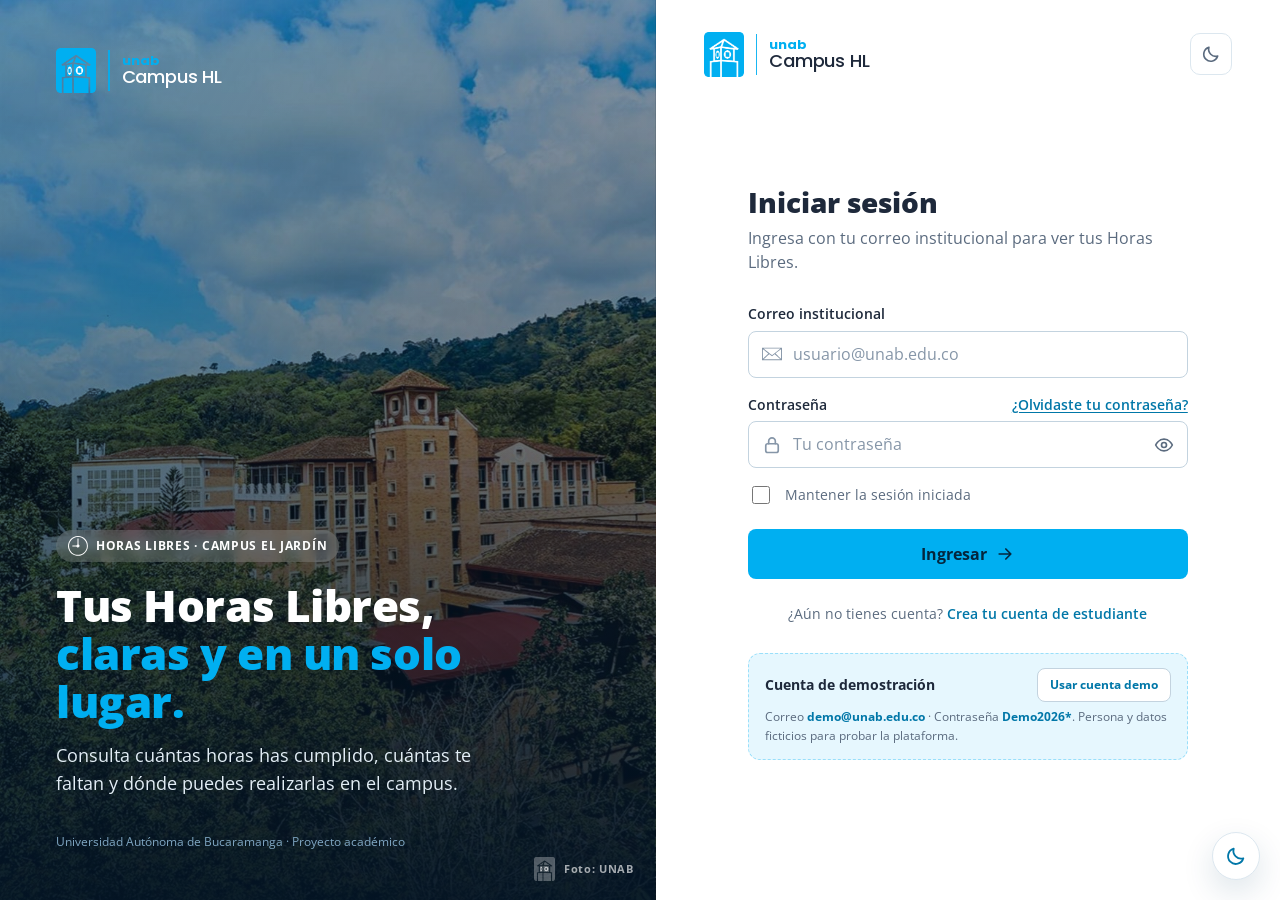
<file: unab-campus-hl/index.html>
<!DOCTYPE html>
<html lang="es">
<head>
  <meta charset="UTF-8">
  <meta name="viewport" content="width=device-width, initial-scale=1.0">
  <title>Iniciar sesión · UNAB Campus HL</title>
  <meta name="description" content="UNAB Campus HL: consulta y gestiona tus Horas Libres en la Universidad Autónoma de Bucaramanga.">
  <link rel="icon" href="assets/img/unab/favicon.png" type="image/png">
  <link rel="apple-touch-icon" href="assets/img/unab/isotipo-azul-192.png">
  <link rel="preconnect" href="https://fonts.googleapis.com">
  <link rel="preconnect" href="https://fonts.gstatic.com" crossorigin>
  <link rel="stylesheet" href="https://fonts.googleapis.com/css2?family=Open+Sans:wght@400;500;600;700;800&family=Poppins:wght@400;500;600;700&display=swap">
  <link rel="stylesheet" href="css/variables.css">
  <link rel="stylesheet" href="css/base.css">
  <link rel="stylesheet" href="css/components.css">
  <link rel="stylesheet" href="css/layout.css">
  <link rel="stylesheet" href="css/pages.css">
  <script src="js/theme.js"></script>
</head>
<body>
  <a class="skip-link" href="#loginForm">Ir al formulario de ingreso</a>

  <div class="auth">
    <!-- Panel de marca -->
    <section class="auth-brand" aria-label="Presentación de UNAB Campus HL" data-photo="assets/img/fotos/campus-jardin.jpg" data-photo-pos="center 70%">
      <a class="brand-lockup dark" href="index.html" aria-label="UNAB Campus HL">
        <img class="brand-iso" src="assets/img/unab/isotipo-azul.png" alt="" width="40" height="45">
        <span class="brand-sep" aria-hidden="true"></span>
        <span class="brand-words"><b>unab</b><strong>Campus HL</strong></span>
      </a>
      <div class="auth-pattern" data-pattern="4x6"></div>
      <div class="auth-hero">
        <span class="eyebrow" data-icon="clock">Horas Libres · Campus El Jardín</span>
        <h1>Tus Horas Libres, <span>claras y en un solo lugar.</span></h1>
        <p>Consulta cuántas horas has cumplido, cuántas te faltan y dónde puedes realizarlas en el campus.</p>
        <ul class="auth-features">
          <li><span class="kpi-icon" data-icon="trending"></span>Avance de Horas Libres en tiempo real</li>
          <li><span class="kpi-icon" data-icon="pin"></span>Lugares del campus con cupos disponibles</li>
          <li><span class="kpi-icon" data-icon="calendar"></span>Sugerencias según tu horario de clases</li>
        </ul>
      </div>
      <footer>Universidad Autónoma de Bucaramanga · Proyecto académico</footer>
    </section>

    <!-- Formulario -->
    <main class="auth-panel" id="main">
      <div class="auth-panel-top">
        <a class="brand-lockup light mobile-brand" href="index.html" aria-label="UNAB Campus HL">
          <img class="brand-iso" src="assets/img/unab/isotipo-azul.png" alt="" width="40" height="45">
          <span class="brand-sep" aria-hidden="true"></span>
          <span class="brand-words"><b>unab</b><strong>Campus HL</strong></span>
        </a>
        <span></span>
        <button class="icon-btn" type="button" data-theme-toggle></button>
      </div>

      <div class="auth-form-wrap">
        <h2>Iniciar sesión</h2>
        <p>Ingresa con tu correo institucional para ver tus Horas Libres.</p>

        <div id="formAlert" role="alert"></div>

        <form id="loginForm" novalidate>
          <div class="field">
            <label for="correo">Correo institucional</label>
            <div class="input-group">
              <span class="input-icon" data-icon="mail"></span>
              <input class="input" type="email" id="correo" name="correo" autocomplete="username" placeholder="usuario@unab.edu.co" required aria-describedby="correoError">
            </div>
            <span class="field-error" id="correoError"></span>
          </div>

          <div class="field">
            <div class="row-between">
              <label for="password">Contraseña</label>
              <button type="button" class="link-btn small" id="forgotBtn">¿Olvidaste tu contraseña?</button>
            </div>
            <div class="input-group">
              <span class="input-icon" data-icon="lock"></span>
              <input class="input" type="password" id="password" name="password" autocomplete="current-password" placeholder="Tu contraseña" required aria-describedby="passwordError">
              <button type="button" class="input-action" data-toggle-password="password" aria-label="Mostrar contraseña" aria-pressed="false"></button>
            </div>
            <span class="field-error" id="passwordError"></span>
          </div>

          <div class="row-between" style="margin-bottom:22px">
            <label class="checkbox"><input type="checkbox" id="remember" name="remember"> Mantener la sesión iniciada</label>
          </div>

          <button class="btn btn-primary btn-lg btn-block" type="submit" id="submitBtn">Ingresar <span data-icon="arrowRight"></span></button>
        </form>

        <p class="auth-switch">¿Aún no tienes cuenta? <a href="registro.html">Crea tu cuenta de estudiante</a></p>

        <div class="demo-box" id="demoBox">
          <div class="row-between">
            <strong class="small">Cuenta de demostración</strong>
            <button type="button" class="btn btn-sm btn-outline" id="useDemo">Usar cuenta demo</button>
          </div>
          <p class="xsmall muted" style="margin:6px 0 0">Correo <code>demo@unab.edu.co</code> · Contraseña <code>Demo2026*</code>. Persona y datos ficticios para probar la plataforma.</p>
        </div>
      </div>
    </main>
  </div>

  <script src="js/unab-icons.js"></script>
  <script src="js/icons.js"></script>
  <script src="js/config.js"></script>
  <script src="js/utils.js"></script>
  <script src="js/data.js"></script>
  <script src="js/validators.js"></script>
  <script src="js/api.js"></script>
  <script src="js/ui.js"></script>
  <script src="js/pages/login.js"></script>
</body>
</html>
</file>
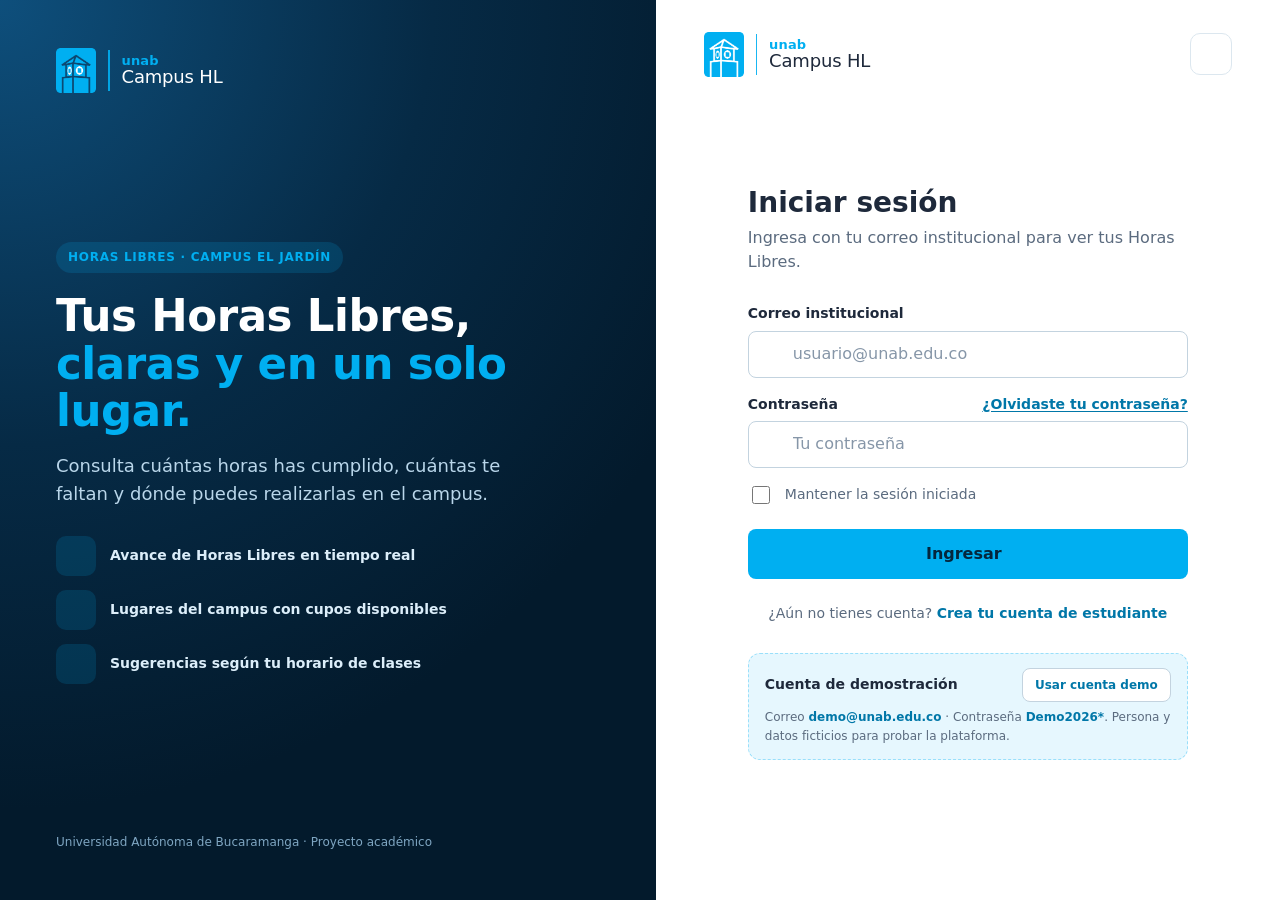
<file: unab-campus-hl/constancia.html>
<!DOCTYPE html>
<html lang="es">
<head>
  <meta charset="UTF-8">
  <meta name="viewport" content="width=device-width, initial-scale=1.0">
  <title>Constancia de Horas Libres · UNAB Campus HL</title>
  <meta name="description" content="Constancia imprimible de Horas Libres cumplidas y pendientes.">
  <link rel="icon" href="assets/img/unab/favicon.png" type="image/png">
  <link rel="apple-touch-icon" href="assets/img/unab/isotipo-azul-192.png">
  <link rel="preconnect" href="https://fonts.googleapis.com">
  <link rel="preconnect" href="https://fonts.gstatic.com" crossorigin>
  <link rel="stylesheet" href="https://fonts.googleapis.com/css2?family=Open+Sans:wght@400;500;600;700;800&family=Poppins:wght@400;500;600;700&display=swap">
  <link rel="stylesheet" href="css/variables.css">
  <link rel="stylesheet" href="css/base.css">
  <link rel="stylesheet" href="css/components.css">
  <link rel="stylesheet" href="css/layout.css">
  <link rel="stylesheet" href="css/pages.css">
  <link rel="stylesheet" href="css/print.css" media="print">
  <script src="js/theme.js"></script>
</head>
<body class="">
  <a class="skip-link" href="#main">Saltar al contenido principal</a>

  <main id="main" class="content">
    <div class="page-head no-print">
      <div>
        <h1>Constancia de Horas Libres</h1>
        <p>Imprime este resumen o guárdalo como PDF desde el diálogo de impresión del navegador.</p>
      </div>
      <div class="row">
        <a class="btn btn-outline" href="horas-libres.html"><span data-icon="arrowLeft" data-icon-class="icon-sm"></span> Volver</a>
        <button class="btn btn-primary" type="button" id="printBtn"><span data-icon="printer" data-icon-class="icon-sm"></span> Imprimir / Guardar PDF</button>
      </div>
    </div>
    <article class="certificate" id="certificate" aria-label="Vista previa de la constancia"></article>
  </main>

  <script src="js/unab-icons.js"></script>
  <script src="js/icons.js"></script>
  <script src="js/config.js"></script>
  <script src="js/utils.js"></script>
  <script src="js/data.js"></script>
  <script src="js/validators.js"></script>
  <script src="js/api.js"></script>
  <script src="js/ui.js"></script>
  <script src="js/pages/constancia.js"></script>
</body>
</html>
</file>
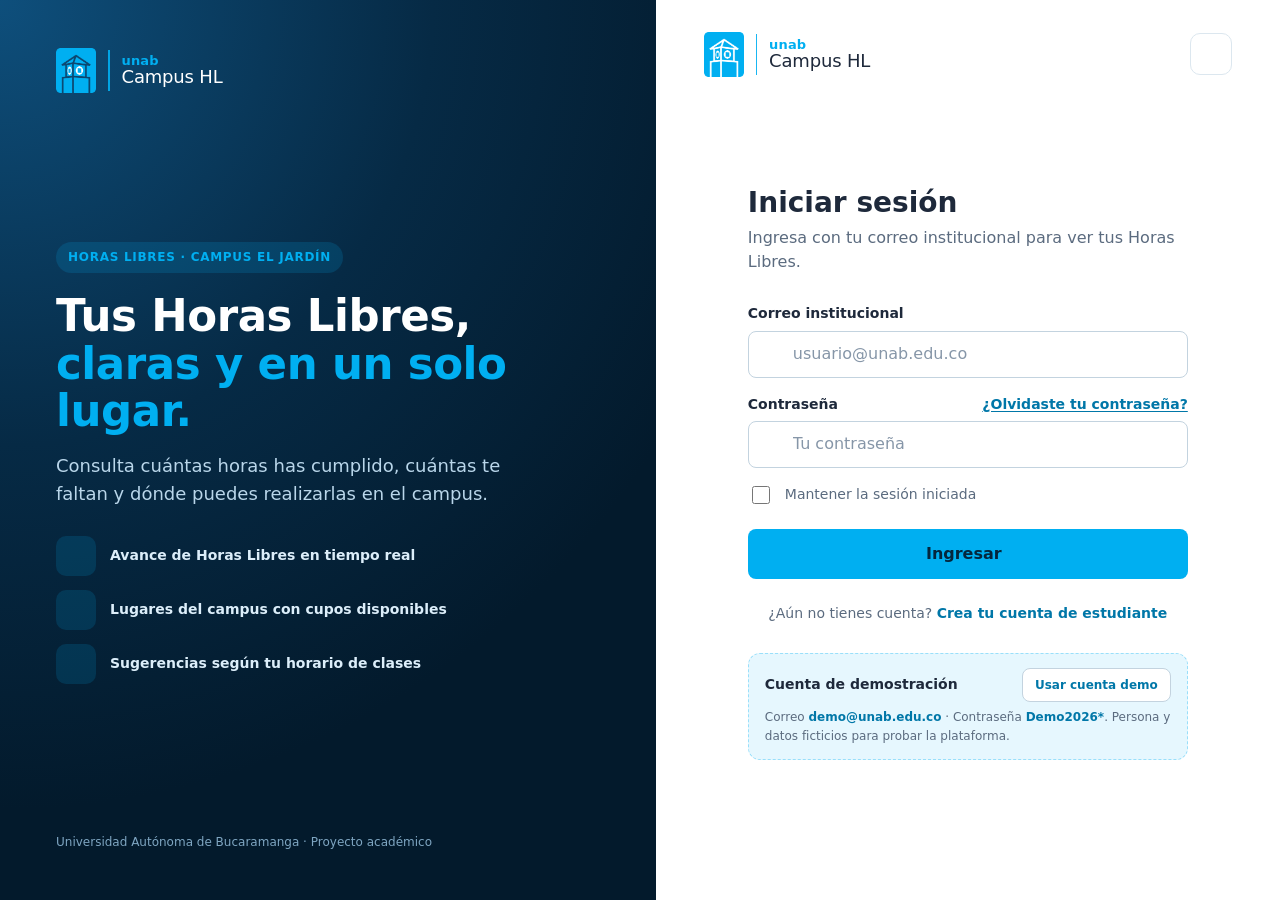
<file: unab-campus-hl/cronograma.html>
<!DOCTYPE html>
<html lang="es">
<head>
  <meta charset="UTF-8">
  <meta name="viewport" content="width=device-width, initial-scale=1.0">
  <title>Agenda de actividades · UNAB Campus HL</title>
  <meta name="description" content="Cronograma de actividades de Bienestar Universitario válidas por Horas Libres.">
  <link rel="icon" href="assets/img/unab/favicon.png" type="image/png">
  <link rel="apple-touch-icon" href="assets/img/unab/isotipo-azul-192.png">
  <link rel="preconnect" href="https://fonts.googleapis.com">
  <link rel="preconnect" href="https://fonts.gstatic.com" crossorigin>
  <link rel="stylesheet" href="https://fonts.googleapis.com/css2?family=Open+Sans:wght@400;500;600;700;800&family=Poppins:wght@400;500;600;700&display=swap">
  <link rel="stylesheet" href="css/variables.css">
  <link rel="stylesheet" href="css/base.css">
  <link rel="stylesheet" href="css/components.css">
  <link rel="stylesheet" href="css/layout.css">
  <link rel="stylesheet" href="css/pages.css">
  <script src="js/theme.js"></script>
</head>
<body class="">
  <a class="skip-link" href="#main">Saltar al contenido principal</a>

  <main id="main" class="content">
    <div class="page-head photo-banner" data-photo="assets/img/fotos/feria-bienestar.jpg" data-photo-pos="center 40%">
      <span class="photo-tag">Bienestar Universitario</span>
      <div>
        <p class="crumbs">Apoyo académico <span>›</span> Bienestar Universitario <span>›</span> Horas libres</p>
        <h1>Agenda de actividades</h1>
        <p>Cronograma de actividades de Bienestar válidas por Horas Libres. Inscríbete, asiste y responde la encuesta.</p>
      </div>
      <a class="btn btn-outline" href="mis-lugares.html"><span data-icon="listCheck" data-icon-class="icon-sm"></span> Mis inscripciones</a>
    </div>

    <div class="alert"><span data-icon="info" data-icon-class="icon-sm"></span><span>Las actividades con la etiqueta <strong>Actividad real UNAB</strong> se basan en eventos publicados por Bienestar Universitario (nombre, lugar y horas libres; enlace a la fuente). Las fechas se reorganizaron en el calendario actual para la demostración. Las marcadas <strong>Ejemplo</strong> son ilustrativas.</span></div>

    <section class="card filters" aria-label="Búsqueda y filtros de la agenda">
      <div class="toolbar">
        <div class="input-group grow">
          <span class="input-icon" data-icon="search"></span>
          <label for="aSearch" class="sr-only">Buscar actividad</label>
          <input class="input" id="aSearch" type="search" placeholder="Buscar actividad o lugar (ej.: cine, yoga, donación)…" autocomplete="off">
        </div>
        <label for="aMod" class="sr-only">Modalidad</label>
        <select class="select toolbar-select" id="aMod">
          <option value="">Presencial y virtual</option>
          <option value="presencial">Solo presencial</option>
          <option value="virtual">Solo virtual</option>
        </select>
        <label class="checkbox toggle-cupos"><input type="checkbox" id="aCupos"> Solo con cupos</label>
      </div>
      <div class="row-between filters-bottom">
        <div class="chips" id="aCats" role="group" aria-label="Filtrar por tipo de actividad"></div>
        <span class="small muted" id="aCount" aria-live="polite"></span>
      </div>
    </section>

    <div class="grid grid-main agenda-grid">
      <section class="card" aria-labelledby="wkLabel">
        <div class="week-nav">
          <button class="icon-btn" type="button" id="wkPrev" aria-label="Semana anterior"><span data-icon="chevronRight" data-icon-class="icon flip"></span></button>
          <div class="week-label"><h2 id="wkLabel"></h2><span class="xsmall muted" id="wkSub"></span></div>
          <button class="icon-btn" type="button" id="wkNext" aria-label="Semana siguiente"><span data-icon="chevronRight"></span></button>
          <button class="btn btn-sm btn-ghost" type="button" id="wkToday">Hoy</button>
        </div>
        <div id="agendaDays" class="agenda-days" aria-live="polite"></div>
      </section>

      <div class="stack">
        <section class="card" aria-labelledby="calTitle">
          <h2 id="calTitle" class="card-title-sm"></h2>
          <div id="miniCal" class="mini-cal"></div>
        </section>
        <section class="card how-card" aria-labelledby="howTitle">
          <h2 id="howTitle" class="card-title-sm">¿Cómo se registran mis horas?</h2>
          <ol class="how-steps">
            <li><b>1</b><span><strong>Inscríbete</strong> en la actividad (se descuenta un cupo).</span></li>
            <li><b>2</b><span><strong>Presencial:</strong> genera tu código QR y preséntalo al ingresar. <strong>Virtual:</strong> pulsa “Confirmar asistencia”.</span></li>
            <li><b>3</b><span>Responde la <strong>encuesta de satisfacción</strong> (6 preguntas).</span></li>
            <li><b>4</b><span>La actividad queda <strong>Completada</strong> y las horas se suman a tu avance.</span></li>
          </ol>
          <a class="small" id="howLink" target="_blank" rel="noopener">Proceso oficial en MiPortalU (UNAB) ↗</a>
        </section>
      </div>
    </div>
  </main>

  <script src="js/unab-icons.js"></script>
  <script src="js/icons.js"></script>
  <script src="js/config.js"></script>
  <script src="js/utils.js"></script>
  <script src="js/data.js"></script>
  <script src="js/validators.js"></script>
  <script src="js/api.js"></script>
  <script src="js/ui.js"></script>
  <script src="js/places-ui.js"></script>
  <script src="js/pages/cronograma.js"></script>
</body>
</html>
</file>
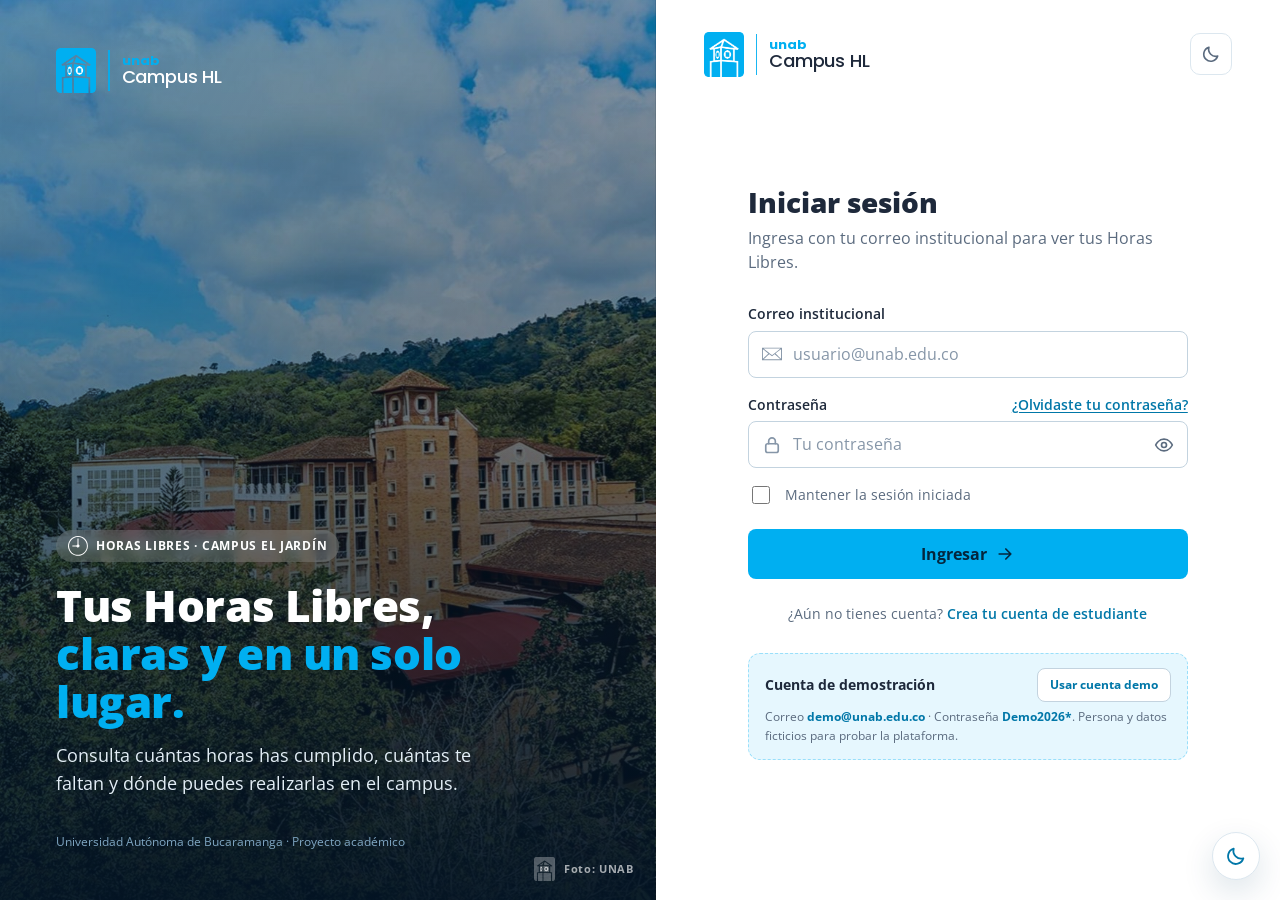
<file: unab-campus-hl/horario.html>
<!DOCTYPE html>
<html lang="es">
<head>
  <meta charset="UTF-8">
  <meta name="viewport" content="width=device-width, initial-scale=1.0">
  <title>Horario semanal · UNAB Campus HL</title>
  <meta name="description" content="Horario semanal del estudiante con espacios libres y sugerencias de Horas Libres.">
  <link rel="icon" href="assets/img/unab/favicon.png" type="image/png">
  <link rel="apple-touch-icon" href="assets/img/unab/isotipo-azul-192.png">
  <link rel="preconnect" href="https://fonts.googleapis.com">
  <link rel="preconnect" href="https://fonts.gstatic.com" crossorigin>
  <link rel="stylesheet" href="https://fonts.googleapis.com/css2?family=Open+Sans:wght@400;500;600;700;800&family=Poppins:wght@400;500;600;700&display=swap">
  <link rel="stylesheet" href="css/variables.css">
  <link rel="stylesheet" href="css/base.css">
  <link rel="stylesheet" href="css/components.css">
  <link rel="stylesheet" href="css/layout.css">
  <link rel="stylesheet" href="css/pages.css">
  <script src="js/theme.js"></script>
</head>
<body class="">
  <a class="skip-link" href="#main">Saltar al contenido principal</a>

  <main id="main" class="content">
    <div class="page-head photo-banner" data-photo="assets/img/fotos/espacio-aprendizaje.jpg" data-photo-pos="center 40%">
      <span class="photo-tag">Organiza tu semana</span>
      <div>
        <h1>Horario semanal</h1>
        <p>Visualiza tus clases y descubre en qué espacios libres puedes realizar Horas Libres.</p>
      </div>
      <div class="row">
        <button class="btn btn-outline" type="button" id="demoClassesBtn"><span data-icon="refresh" data-icon-class="icon-sm"></span> Cargar horario de ejemplo</button>
        <button class="btn btn-primary" type="button" id="addClassBtn"><span data-icon="plus" data-icon-class="icon-sm"></span> Agregar clase</button>
      </div>
    </div>

    <div class="grid">
      <section class="card schedule-card" aria-labelledby="schTitle">
        <div class="row-between" style="margin-bottom:14px">
          <h2 id="schTitle" class="card-title-sm">Semana actual</h2>
          <div class="legend">
            <span><i class="lg-class"></i> Clase</span>
            <span><i class="lg-enroll"></i> Inscripción HL</span>
            <span><i class="lg-free"></i> Espacio libre (≥ 1 h)</span>
          </div>
        </div>
        <div class="schedule-scroll"><div class="schedule" id="schedule" role="grid" aria-label="Horario semanal de lunes a sábado"></div></div>
      </section>
      <div class="grid grid-2">
        <section class="card" aria-labelledby="sgTitle">
          <h2 id="sgTitle" class="card-title-sm">Sugerencias de Horas Libres</h2>
          <p class="card-sub" style="margin-bottom:12px">Actividades de los próximos 7 días que no se cruzan con tus clases ni inscripciones.</p>
          <div id="suggestList" class="suggest-list"></div>
        </section>
        <section class="card" aria-labelledby="clTitle">
          <div class="row-between"><h2 id="clTitle" class="card-title-sm">Mis clases</h2><span class="badge badge-neutral" id="classCount"></span></div>
          <ul class="list" id="classList"></ul>
        </section>
      </div>
    </div>
  </main>

  <script src="js/unab-icons.js"></script>
  <script src="js/icons.js"></script>
  <script src="js/config.js"></script>
  <script src="js/utils.js"></script>
  <script src="js/data.js"></script>
  <script src="js/validators.js"></script>
  <script src="js/api.js"></script>
  <script src="js/ui.js"></script>
  <script src="js/places-ui.js"></script>
  <script src="js/pages/horario.js"></script>
</body>
</html>
</file>
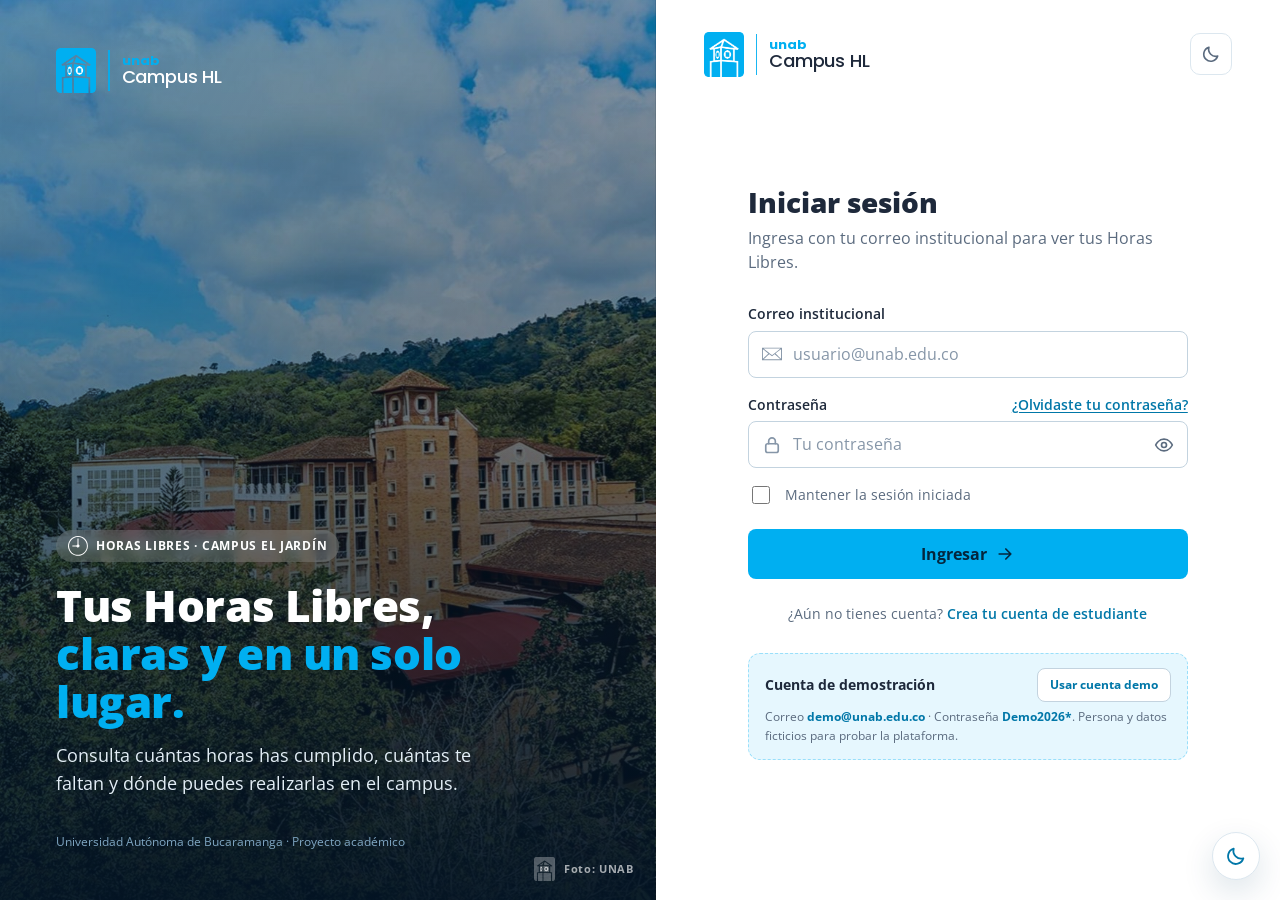
<file: unab-campus-hl/horas-libres.html>
<!DOCTYPE html>
<html lang="es">
<head>
  <meta charset="UTF-8">
  <meta name="viewport" content="width=device-width, initial-scale=1.0">
  <title>Mis Horas Libres · UNAB Campus HL</title>
  <meta name="description" content="Detalle del avance e historial de Horas Libres del estudiante.">
  <link rel="icon" href="assets/img/unab/favicon.png" type="image/png">
  <link rel="apple-touch-icon" href="assets/img/unab/isotipo-azul-192.png">
  <link rel="preconnect" href="https://fonts.googleapis.com">
  <link rel="preconnect" href="https://fonts.gstatic.com" crossorigin>
  <link rel="stylesheet" href="https://fonts.googleapis.com/css2?family=Open+Sans:wght@400;500;600;700;800&family=Poppins:wght@400;500;600;700&display=swap">
  <link rel="stylesheet" href="css/variables.css">
  <link rel="stylesheet" href="css/base.css">
  <link rel="stylesheet" href="css/components.css">
  <link rel="stylesheet" href="css/layout.css">
  <link rel="stylesheet" href="css/pages.css">
  <script src="js/theme.js"></script>
</head>
<body class="">
  <a class="skip-link" href="#main">Saltar al contenido principal</a>

  <main id="main" class="content">
    <div class="page-head photo-banner" data-photo="assets/img/fotos/porras.jpg" data-photo-pos="center 35%">
      <span class="photo-tag">Tu avance</span>
      <div>
        <h1>Mis Horas Libres</h1>
        <p>Consulta tu avance, tu historial y genera tu constancia.</p>
      </div>
      <a class="btn btn-primary" href="constancia.html"><span data-icon="printer" data-icon-class="icon-sm"></span> Generar constancia</a>
    </div>

    <div class="grid grid-main">
      <section class="card" aria-labelledby="avTitle">
        <div class="card-header"><h2 id="avTitle">Avance general</h2><span id="reqBadge"></span></div>
        <div id="hlSummary" class="hl-summary"></div>
        <div class="big-progress">
          <div class="row-between small"><strong id="pctLabel">0% completado</strong><span class="muted" id="leftLabel"></span></div>
          <div class="progress progress-lg" id="bigBar" role="progressbar" aria-valuemin="0" aria-valuemax="100" aria-label="Porcentaje de Horas Libres cumplidas"><div class="progress-bar"></div></div>
          <div class="milestones" aria-hidden="true"><span>0%</span><span>25%</span><span>50%</span><span>75%</span><span>100%</span></div>
        </div>
      </section>
      <section class="card" aria-labelledby="ritTitle">
        <div class="card-header"><h2 id="ritTitle">Tu ritmo</h2></div>
        <ul class="stat-list" id="pace"></ul>
      </section>
    </div>

    <section class="card section-gap" aria-labelledby="histTitle">
      <div class="card-header">
        <div><h2 id="histTitle">Historial de Horas Libres</h2><p class="card-sub" id="histCount"></p></div>
      </div>
      <div class="toolbar">
        <div class="input-group grow">
          <span class="input-icon" data-icon="search"></span>
          <label for="hSearch" class="sr-only">Buscar en el historial</label>
          <input class="input" id="hSearch" type="search" placeholder="Buscar por actividad, lugar o fecha…">
        </div>
        <label for="hPlace" class="sr-only">Filtrar por tipo de actividad</label>
        <select class="select toolbar-select" id="hPlace"><option value="">Todos los tipos</option></select>
        <label for="hPeriod" class="sr-only">Filtrar por periodo</label>
        <select class="select toolbar-select" id="hPeriod">
          <option value="">Todo el periodo</option>
          <option value="30">Últimos 30 días</option>
          <option value="90">Últimos 90 días</option>
        </select>
      </div>
      <div class="table-wrap">
        <table class="table" id="histTable">
          <caption class="sr-only">Historial de Horas Libres obtenidas</caption>
          <thead><tr>
            <th scope="col"><button type="button" data-sort="fecha">Fecha <span class="sort-ind"></span></button></th>
            <th scope="col"><button type="button" data-sort="lugar">Actividad <span class="sort-ind"></span></button></th>
            <th scope="col">Tipo</th>
            <th scope="col">Horario</th>
            <th scope="col" class="text-right"><button type="button" data-sort="horas">Horas <span class="sort-ind"></span></button></th>
          </tr></thead>
          <tbody></tbody>
          <tfoot><tr><td colspan="4">Total de horas mostradas</td><td class="text-right" id="histTotal">0</td></tr></tfoot>
        </table>
      </div>
      <div id="histEmpty" class="empty hidden"></div>
    </section>
  </main>

  <script src="js/unab-icons.js"></script>
  <script src="js/icons.js"></script>
  <script src="js/config.js"></script>
  <script src="js/utils.js"></script>
  <script src="js/data.js"></script>
  <script src="js/validators.js"></script>
  <script src="js/api.js"></script>
  <script src="js/ui.js"></script>
  <script src="js/pages/horas.js"></script>
</body>
</html>
</file>
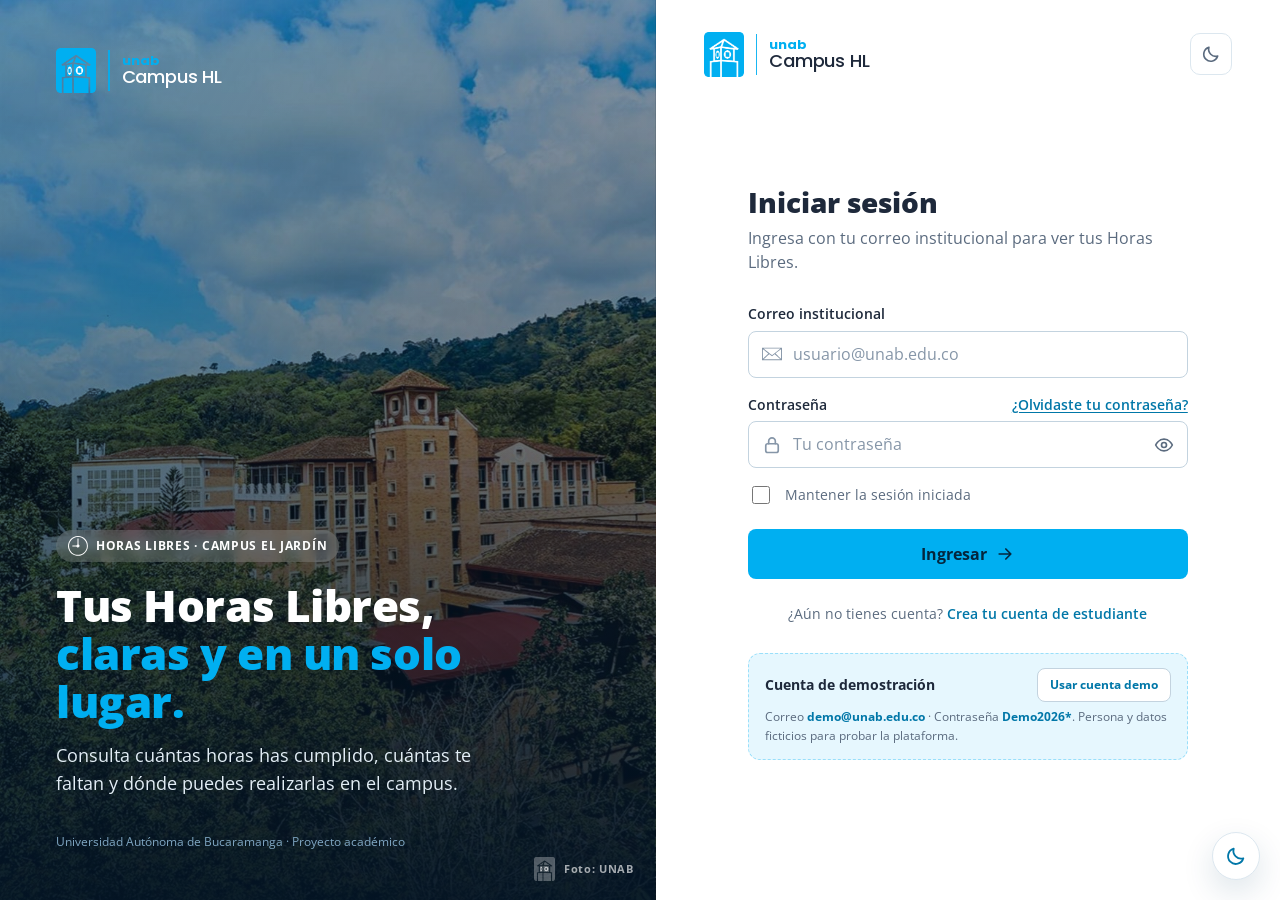
<file: unab-campus-hl/inicio.html>
<!DOCTYPE html>
<html lang="es">
<head>
  <meta charset="UTF-8">
  <meta name="viewport" content="width=device-width, initial-scale=1.0">
  <title>Inicio · UNAB Campus HL</title>
  <meta name="description" content="Panel principal del estudiante: resumen de Horas Libres, agenda de Bienestar y noticias UNAB.">
  <link rel="icon" href="assets/img/unab/favicon.png" type="image/png">
  <link rel="apple-touch-icon" href="assets/img/unab/isotipo-azul-192.png">
  <link rel="preconnect" href="https://fonts.googleapis.com">
  <link rel="preconnect" href="https://fonts.gstatic.com" crossorigin>
  <link rel="stylesheet" href="https://fonts.googleapis.com/css2?family=Open+Sans:wght@400;500;600;700;800&family=Poppins:wght@400;500;600;700&display=swap">
  <link rel="stylesheet" href="css/variables.css">
  <link rel="stylesheet" href="css/base.css">
  <link rel="stylesheet" href="css/components.css">
  <link rel="stylesheet" href="css/layout.css">
  <link rel="stylesheet" href="css/pages.css">
  <script src="js/theme.js"></script>
</head>
<body class="">
  <a class="skip-link" href="#main">Saltar al contenido principal</a>

  <main id="main" class="content">
    <section class="welcome" aria-labelledby="welcomeTitle" data-photo="assets/img/fotos/torre-principal.jpg" data-photo-pos="center 30%">
      <div class="welcome-pattern" data-pattern="6x3"></div>
      <div class="welcome-text">
        <span class="welcome-date" id="todayLabel"></span>
        <h1 id="welcomeTitle">Hola, <span id="userFirst">estudiante</span></h1>
        <p id="welcomeMsg">Cargando tu resumen…</p>
        <div class="row">
          <a class="btn btn-primary" href="cronograma.html"><span data-icon="plus" data-icon-class="icon-sm"></span> Horas Libres</a>
          <a class="btn btn-glass" href="mis-lugares.html"><span data-icon="listCheck" data-icon-class="icon-sm"></span> Mis inscripciones</a>
        </div>
      </div>
      <div class="welcome-ring" id="welcomeRing"></div>
    </section>

    <div id="pendingBanner"></div>

    <section class="grid grid-4 kpis" id="kpis" aria-label="Resumen de Horas Libres"></section>

    <div class="grid grid-main dash-grid">
      <section class="card" aria-labelledby="progTitle">
        <div class="card-header">
          <div><h2 id="progTitle">Progreso de Horas Libres</h2><p class="card-sub">Avance frente a las 48 horas libres requeridas</p></div>
          <a class="btn btn-sm btn-outline" href="horas-libres.html">Ver detalle <span data-icon="chevronRight" data-icon-class="icon-sm"></span></a>
        </div>
        <div id="progressBlock"></div>
        <h3 class="section-mini">Horas obtenidas por tipo de actividad</h3>
        <div id="byCat" class="hbars"></div>
      </section>

      <section class="card" aria-labelledby="upTitle">
        <div class="card-header">
          <div><h2 id="upTitle">Mis próximas actividades</h2><p class="card-sub">Inscripciones activas</p></div>
          <a class="btn btn-sm btn-ghost" href="mis-lugares.html">Ver todas</a>
        </div>
        <ul class="list" id="upcomingList"></ul>
      </section>

      <section class="card" aria-labelledby="agTitle">
        <div class="card-header">
          <div><h2 id="agTitle">Agenda de Bienestar</h2><p class="card-sub">Próximas actividades válidas por Horas Libres</p></div>
          <a class="btn btn-sm btn-outline" href="cronograma.html">Agenda completa <span data-icon="chevronRight" data-icon-class="icon-sm"></span></a>
        </div>
        <div id="agendaList" class="event-list"></div>
      </section>

      <div class="stack">
        <section class="card" aria-labelledby="qaTitle">
          <h2 id="qaTitle" class="card-title-sm">Acceso rápido</h2>
          <div class="quick-grid">
            <a class="quick" href="cronograma.html"><span class="kpi-icon" data-icon="calendar"></span><strong>+Horas Libres</strong><small>Agenda de Bienestar</small></a>
            <a class="quick" href="lugares.html?vista=mapa"><span class="kpi-icon" data-icon="map"></span><strong>Mapa</strong><small>Jardín y CSU</small></a>
            <a class="quick" href="horario.html"><span class="kpi-icon" data-icon="gears"></span><strong>Horario</strong><small>Espacios libres</small></a>
            <a class="quick" href="constancia.html"><span class="kpi-icon" data-icon="printer"></span><strong>Constancia</strong><small>Imprimir o PDF</small></a>
          </div>
        </section>
        <section class="card" aria-labelledby="sugTitle">
          <div class="row-between"><h2 id="sugTitle" class="card-title-sm">Encajan en tu horario</h2><a class="small" href="horario.html">Ver horario</a></div>
          <div id="suggestList" class="suggest-list"></div>
        </section>
      </div>

      <section class="card span-all" aria-labelledby="newsTitle">
        <div class="card-header">
          <div><h2 id="newsTitle">Noticias UNAB</h2><p class="card-sub" id="newsSub">Lo más reciente de la universidad</p></div>
          <a class="btn btn-sm btn-outline" href="noticias.html">Todas las noticias <span data-icon="chevronRight" data-icon-class="icon-sm"></span></a>
        </div>
        <div id="newsPreview" class="news-grid compact"></div>
      </section>

      <section class="card span-all team-card" aria-labelledby="teamTitle">
        <div class="team-photo" data-photo="assets/img/fotos/equipo.jpg" data-credit="Foto: equipo del proyecto" role="img" aria-label="Integrantes del proyecto trabajando en el portal en el campus de la UNAB"></div>
        <div class="team-body">
          <span class="welcome-date">Hecho por estudiantes UNAB</span>
          <h2 id="teamTitle">El equipo detrás de Campus HL</h2>
          <p class="muted">Creamos este portal para que consultar y organizar las Horas Libres sea fácil y rápido para todos los estudiantes.</p>
          <ul>
            <li><span data-icon="student"></span> Luis Alexander Rojas Bernal</li>
            <li><span data-icon="student"></span> David Santiago Hernández Cristancho</li>
            <li><span data-icon="student"></span> Dominik Maffiold</li>
          </ul>
          <div class="row"><a class="btn btn-outline btn-sm" href="lugares.html#gmaps"><span data-icon="map" data-icon-class="icon-sm"></span> Ver la UNAB en Google Maps</a></div>
        </div>
      </section>

      <section class="card span-all services" aria-labelledby="svTitle">
        <h2 id="svTitle" class="card-title-sm">Servicios UNAB</h2>
        <div class="service-row" id="services"></div>
      </section>
    </div>
  </main>

  <script src="js/unab-icons.js"></script>
  <script src="js/icons.js"></script>
  <script src="js/config.js"></script>
  <script src="js/utils.js"></script>
  <script src="js/data.js"></script>
  <script src="js/validators.js"></script>
  <script src="js/api.js"></script>
  <script src="js/ui.js"></script>
  <script src="js/places-ui.js"></script>
  <script src="js/news.js"></script>
  <script src="js/pages/dashboard.js"></script>
</body>
</html>
</file>
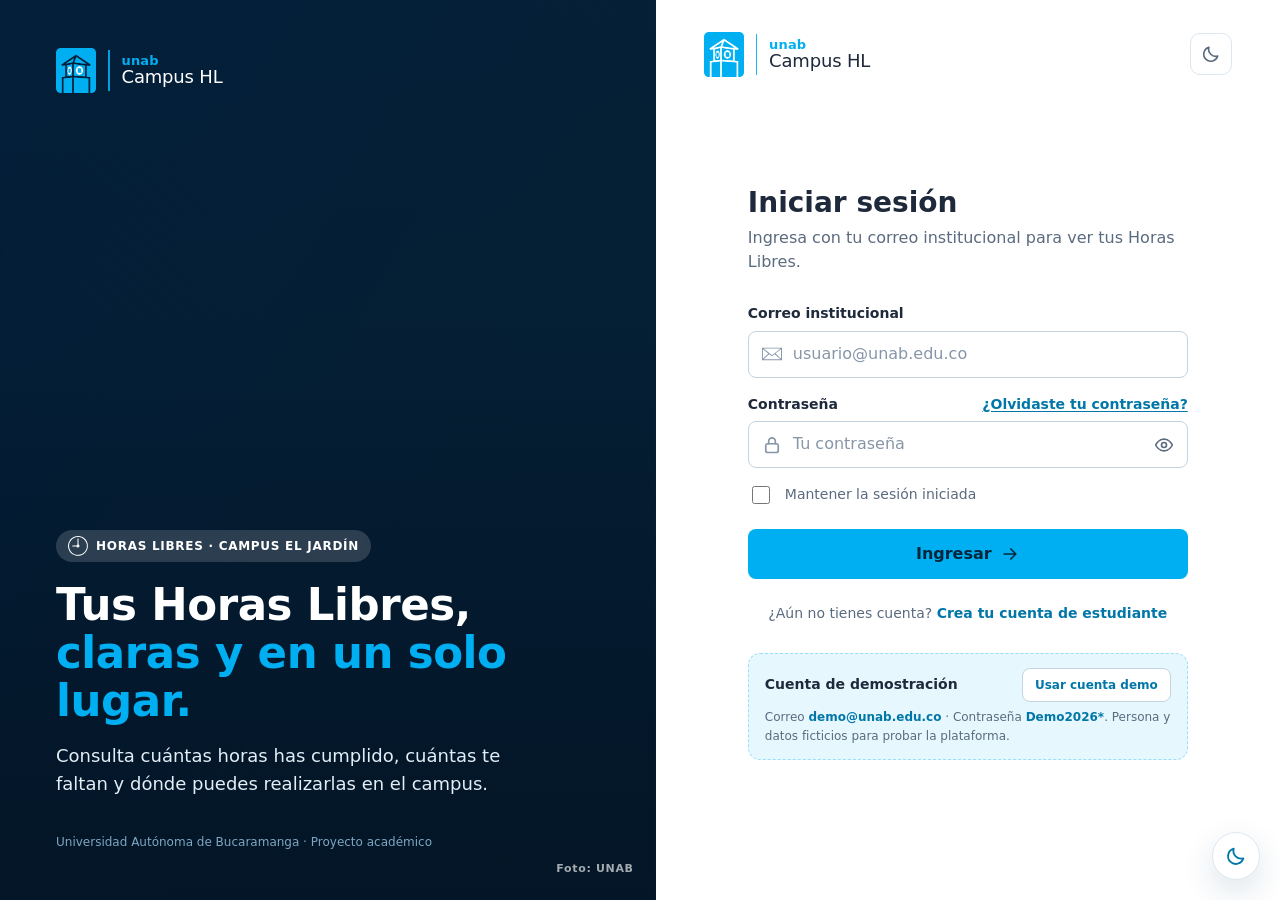
<file: unab-campus-hl/lugares.html>
<!DOCTYPE html>
<html lang="es">
<head>
  <meta charset="UTF-8">
  <meta name="viewport" content="width=device-width, initial-scale=1.0">
  <title>Lugares del campus · UNAB Campus HL</title>
  <meta name="description" content="Lugares del campus donde los estudiantes pueden realizar sus Horas Libres.">
  <link rel="icon" href="assets/img/unab/favicon.png" type="image/png">
  <link rel="apple-touch-icon" href="assets/img/unab/isotipo-azul-192.png">
  <link rel="preconnect" href="https://fonts.googleapis.com">
  <link rel="preconnect" href="https://fonts.gstatic.com" crossorigin>
  <link rel="stylesheet" href="https://fonts.googleapis.com/css2?family=Open+Sans:wght@400;500;600;700;800&family=Poppins:wght@400;500;600;700&display=swap">
  <link rel="stylesheet" href="css/variables.css">
  <link rel="stylesheet" href="css/base.css">
  <link rel="stylesheet" href="css/components.css">
  <link rel="stylesheet" href="css/layout.css">
  <link rel="stylesheet" href="css/pages.css">
  <script src="js/theme.js"></script>
</head>
<body class="">
  <a class="skip-link" href="#main">Saltar al contenido principal</a>

  <main id="main" class="content">
    <div class="page-head photo-banner" data-photo="assets/img/fotos/torre-principal.jpg" data-photo-pos="center 35%">
      <span class="photo-tag">Campus El Jardín y CSU</span>
      <div>
        <h1>Lugares del campus</h1>
        <p>Escenarios donde Bienestar Universitario realiza actividades de Horas Libres.</p>
      </div>
      <div class="segmented" role="group" aria-label="Tipo de vista">
        <button type="button" data-view="lista" aria-pressed="true"><span data-icon="grid" data-icon-class="icon-sm"></span> Tarjetas</button>
        <button type="button" data-view="mapa" aria-pressed="false"><span data-icon="map" data-icon-class="icon-sm"></span> Mapa</button>
      </div>
    </div>

    <div class="alert"><span data-icon="info" data-icon-class="icon-sm"></span><span>Banú, Gimnasio y las cafeterías Casona, Bosque y CSU vienen del proyecto; los auditorios, el coliseo del CSU y la Sala de Atención Integral son escenarios reales de Bienestar UNAB. Cupos y posiciones en el plano son de demostración.</span></div>

    <section class="card filters" aria-label="Búsqueda y filtros">
      <div class="toolbar">
        <div class="input-group grow">
          <span class="input-icon" data-icon="search"></span>
          <label for="pSearch" class="sr-only">Buscar lugar por nombre</label>
          <input class="input" id="pSearch" type="search" placeholder="Buscar lugar o actividad (ej.: yoga, teatro)…" autocomplete="off">
        </div>
        <label for="pAvail" class="sr-only">Disponibilidad</label>
        <select class="select toolbar-select" id="pAvail">
          <option value="">Toda disponibilidad</option>
          <option value="con">Con cupos</option>
          <option value="sin">Sin cupos</option>
        </select>
      </div>
      <div class="row-between filters-bottom">
        <div class="chips" id="pCats" role="group" aria-label="Filtrar por categoría"></div>
        <span class="small muted" id="pCount" aria-live="polite"></span>
      </div>
    </section>

    <section id="listView" class="grid grid-3 places-grid" aria-label="Listado de lugares"></section>
    <div id="placesEmpty" class="card empty hidden"></div>

    <section id="mapView" class="map-layout hidden" aria-label="Mapa interactivo del campus">
      <div class="card map-card">
        <div class="row-between map-head">
          <h2 class="card-title-sm">Mapa interactivo</h2>
          <span class="badge badge-demo" id="mapBadge">Cargando plano…</span>
        </div>
        <div class="map-canvas" id="mapCanvas"></div>
        <div class="map-legend" id="mapLegend"></div>
      </div>
      <aside class="card map-panel" id="mapPanel" aria-live="polite"></aside>
    </section>

    <section class="card section-gap gmap-card" id="gmaps" aria-label="Ubicación en Google Maps"></section>
  </main>

  <script src="js/unab-icons.js"></script>
  <script src="js/icons.js"></script>
  <script src="js/config.js"></script>
  <script src="js/utils.js"></script>
  <script src="js/data.js"></script>
  <script src="js/validators.js"></script>
  <script src="js/api.js"></script>
  <script src="js/ui.js"></script>
  <script src="js/places-ui.js"></script>
  <script src="js/campus-map.js"></script>
  <script src="js/gmaps.js"></script>
  <script src="js/pages/lugares.js"></script>
</body>
</html>
</file>
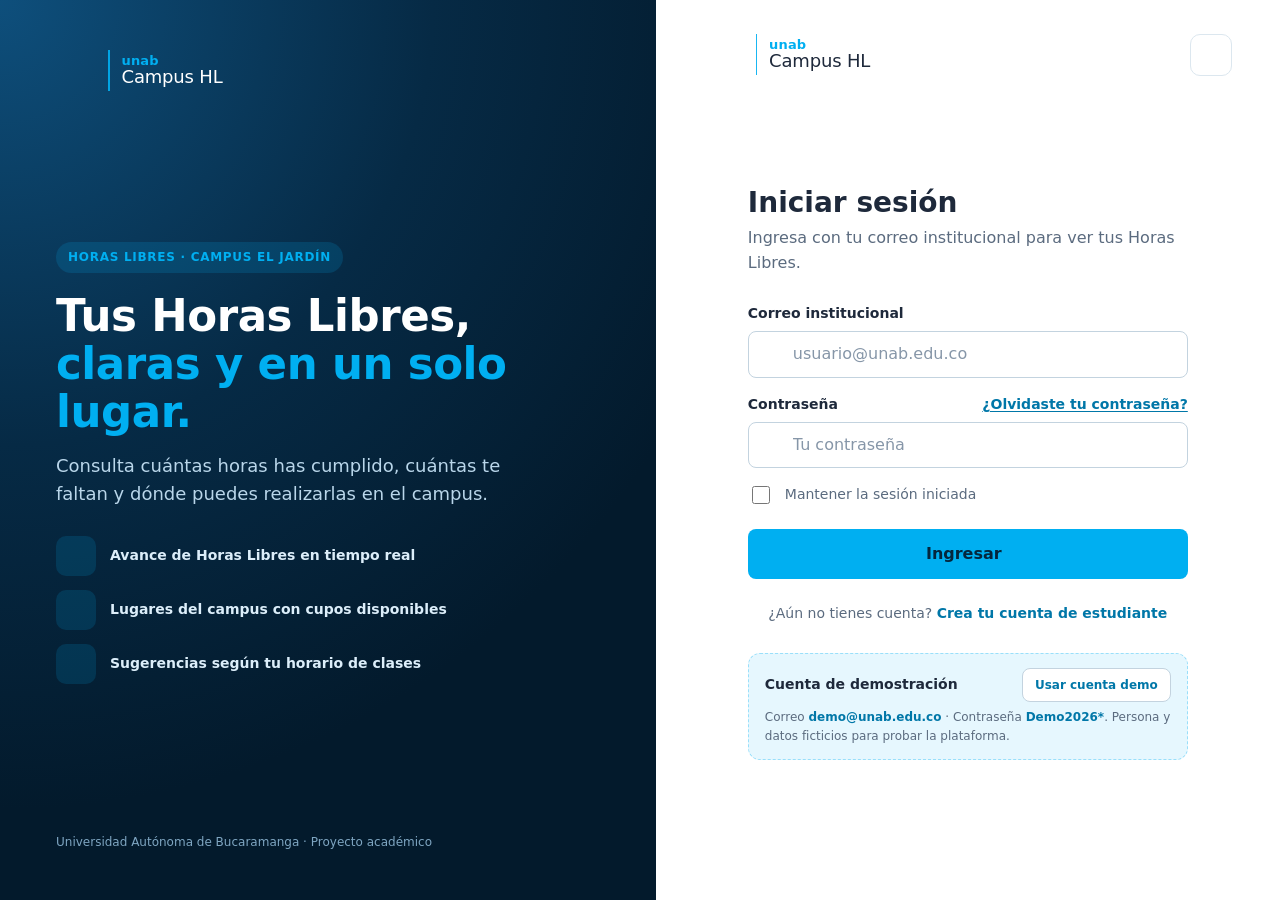
<file: unab-campus-hl/mis-lugares.html>
<!DOCTYPE html>
<html lang="es">
<head>
  <meta charset="UTF-8">
  <meta name="viewport" content="width=device-width, initial-scale=1.0">
  <title>Mis inscripciones · UNAB Campus HL</title>
  <meta name="description" content="Lugares y actividades en los que el estudiante está inscrito.">
  <link rel="icon" href="assets/img/unab/favicon.png" type="image/png">
  <link rel="apple-touch-icon" href="assets/img/unab/isotipo-azul-192.png">
  <link rel="preconnect" href="https://fonts.googleapis.com">
  <link rel="preconnect" href="https://fonts.gstatic.com" crossorigin>
  <link rel="stylesheet" href="https://fonts.googleapis.com/css2?family=Open+Sans:wght@400;500;600;700;800&family=Poppins:wght@400;500;600;700&display=swap">
  <link rel="stylesheet" href="css/variables.css">
  <link rel="stylesheet" href="css/base.css">
  <link rel="stylesheet" href="css/components.css">
  <link rel="stylesheet" href="css/layout.css">
  <link rel="stylesheet" href="css/pages.css">
  <script src="js/theme.js"></script>
</head>
<body class="">
  <a class="skip-link" href="#main">Saltar al contenido principal</a>

  <main id="main" class="content">
    <div class="page-head photo-banner" data-photo="assets/img/fotos/estudiantes.jpg" data-photo-pos="center 30%">
      <span class="photo-tag">Tus actividades</span>
      <div>
        <h1>Mis inscripciones</h1>
        <p>Genera tu código QR, confirma asistencia, responde la encuesta o cancela una inscripción.</p>
      </div>
      <a class="btn btn-primary" href="cronograma.html"><span data-icon="plus" data-icon-class="icon-sm"></span> Nueva inscripción</a>
    </div>

    <section class="grid grid-4 kpis" id="enStats" aria-label="Resumen de inscripciones"></section>

    <section class="card section-gap">
      <div class="row-between" style="margin-bottom:16px">
        <div class="chips" role="tablist" aria-label="Estado de las inscripciones" id="enTabs"></div>
      </div>
      <div id="enList" class="enroll-list" role="tabpanel" aria-live="polite"></div>
    </section>
  </main>

  <script src="js/unab-icons.js"></script>
  <script src="js/icons.js"></script>
  <script src="js/config.js"></script>
  <script src="js/utils.js"></script>
  <script src="js/data.js"></script>
  <script src="js/validators.js"></script>
  <script src="js/api.js"></script>
  <script src="js/ui.js"></script>
  <script src="js/places-ui.js"></script>
  <!-- Generador de códigos QR (biblioteca pequeña, MIT): https://github.com/kazuhikoarase/qrcode-generator -->
  <script src="js/vendor/qrcode.js"></script>
  <script src="js/pages/mis-lugares.js"></script>
</body>
</html>
</file>
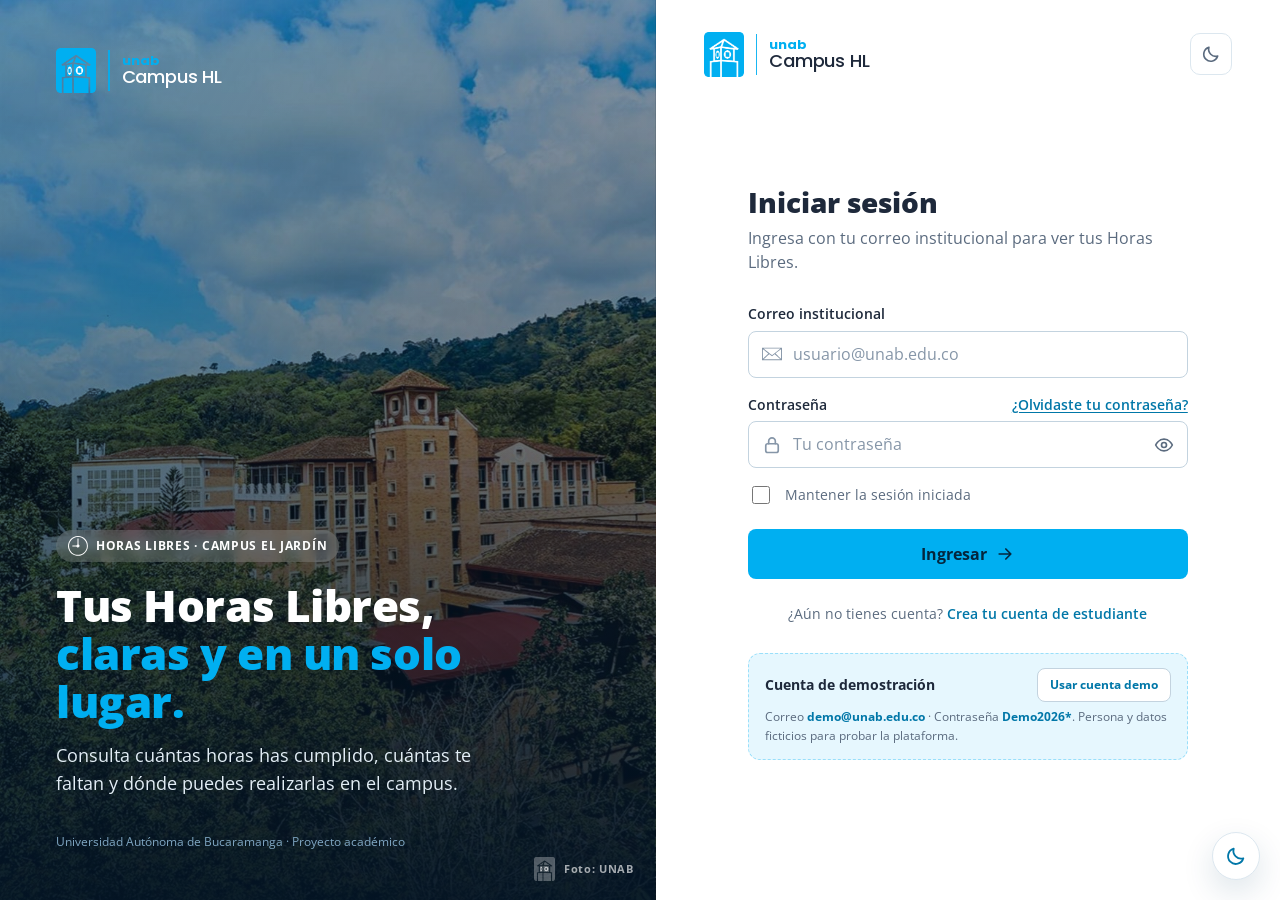
<file: unab-campus-hl/noticias.html>
<!DOCTYPE html>
<html lang="es">
<head>
  <meta charset="UTF-8">
  <meta name="viewport" content="width=device-width, initial-scale=1.0">
  <title>Noticias UNAB · UNAB Campus HL</title>
  <meta name="description" content="Noticias de la Universidad Autónoma de Bucaramanga con buscador.">
  <link rel="icon" href="assets/img/unab/favicon.png" type="image/png">
  <link rel="apple-touch-icon" href="assets/img/unab/isotipo-azul-192.png">
  <link rel="preconnect" href="https://fonts.googleapis.com">
  <link rel="preconnect" href="https://fonts.gstatic.com" crossorigin>
  <link rel="stylesheet" href="https://fonts.googleapis.com/css2?family=Open+Sans:wght@400;500;600;700;800&family=Poppins:wght@400;500;600;700&display=swap">
  <link rel="stylesheet" href="css/variables.css">
  <link rel="stylesheet" href="css/base.css">
  <link rel="stylesheet" href="css/components.css">
  <link rel="stylesheet" href="css/layout.css">
  <link rel="stylesheet" href="css/pages.css">
  <script src="js/theme.js"></script>
</head>
<body class="">
  <a class="skip-link" href="#main">Saltar al contenido principal</a>

  <main id="main" class="content">
    <div class="page-head photo-banner" data-photo="assets/img/fotos/estudio-radio.jpg" data-photo-pos="center 35%">
      <span class="photo-tag">Universidad Autónoma de Bucaramanga</span>
      <div>
        <h1>Noticias UNAB</h1>
        <p>Lo más reciente de la universidad, con buscador.</p>
      </div>
      <div class="row">
        <a class="btn btn-outline" id="mpuNews" target="_blank" rel="noopener"><span data-icon="student" data-icon-class="icon-sm"></span> Noticias en MiPortalU ↗</a>
        <a class="btn btn-primary" id="unabNews" target="_blank" rel="noopener"><span data-icon="globe" data-icon-class="icon-sm"></span> unab.edu.co ↗</a>
      </div>
    </div>

    <div id="newsStatus"></div>

    <section class="card filters" aria-label="Buscador de noticias">
      <div class="toolbar" style="margin:0">
        <div class="input-group grow">
          <span class="input-icon" data-icon="search"></span>
          <label for="nSearch" class="sr-only">Buscar noticias</label>
          <input class="input" id="nSearch" type="search" placeholder="Buscar noticias (ej.: bienestar, acreditación, salud)…" autocomplete="off">
        </div>
        <button class="btn btn-outline" type="button" id="nRefresh"><span data-icon="refresh" data-icon-class="icon-sm"></span> Actualizar</button>
      </div>
    </section>

    <p class="small muted" id="nCount" aria-live="polite"></p>
    <section id="newsGrid" class="news-grid" aria-label="Listado de noticias"></section>
  </main>

  <script src="js/unab-icons.js"></script>
  <script src="js/icons.js"></script>
  <script src="js/config.js"></script>
  <script src="js/utils.js"></script>
  <script src="js/data.js"></script>
  <script src="js/validators.js"></script>
  <script src="js/api.js"></script>
  <script src="js/ui.js"></script>
  <script src="js/news.js"></script>
  <script src="js/pages/noticias.js"></script>
</body>
</html>
</file>
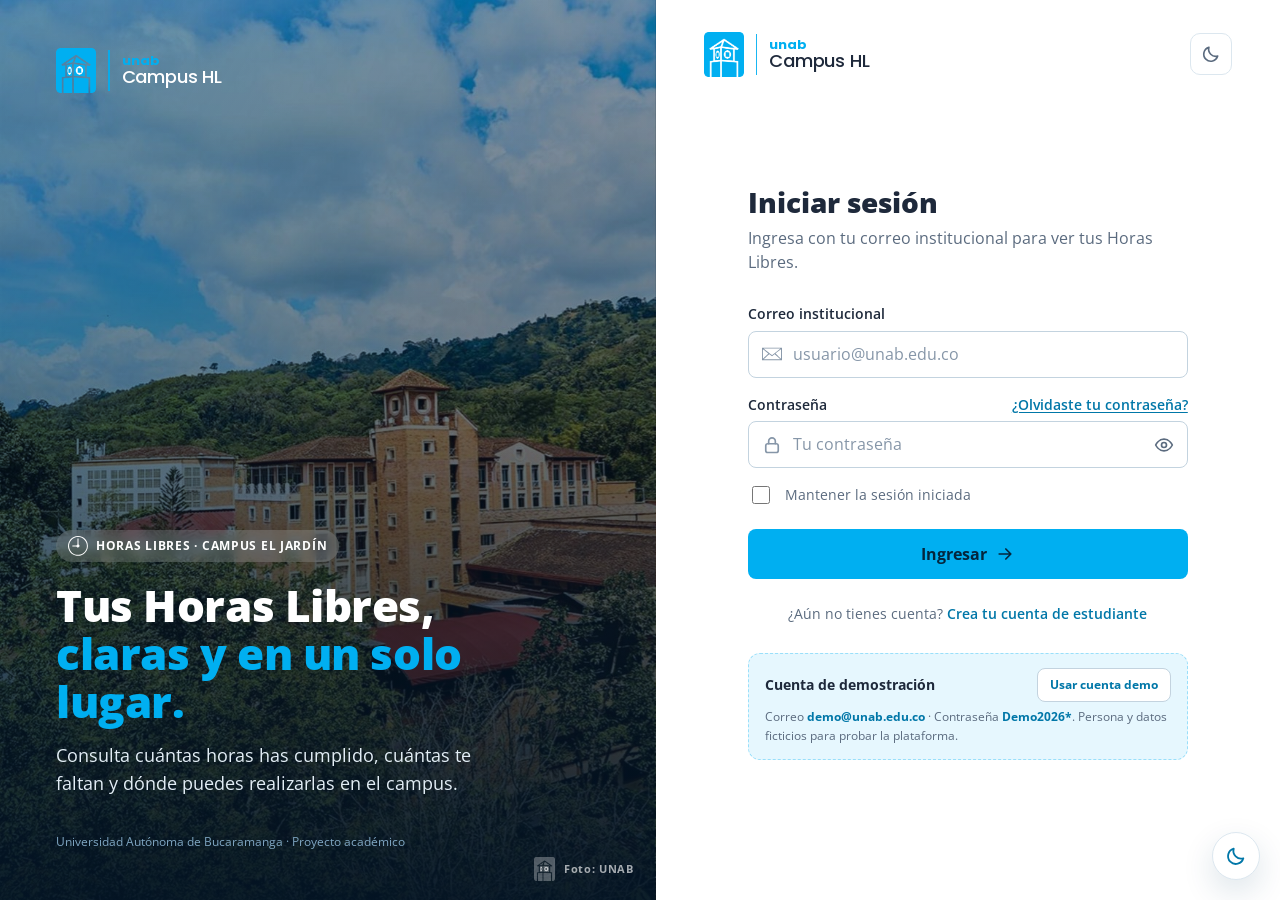
<file: unab-campus-hl/perfil.html>
<!DOCTYPE html>
<html lang="es">
<head>
  <meta charset="UTF-8">
  <meta name="viewport" content="width=device-width, initial-scale=1.0">
  <title>Mi perfil · UNAB Campus HL</title>
  <meta name="description" content="Perfil del estudiante: datos personales, contacto y seguridad.">
  <link rel="icon" href="assets/img/unab/favicon.png" type="image/png">
  <link rel="apple-touch-icon" href="assets/img/unab/isotipo-azul-192.png">
  <link rel="preconnect" href="https://fonts.googleapis.com">
  <link rel="preconnect" href="https://fonts.gstatic.com" crossorigin>
  <link rel="stylesheet" href="https://fonts.googleapis.com/css2?family=Open+Sans:wght@400;500;600;700;800&family=Poppins:wght@400;500;600;700&display=swap">
  <link rel="stylesheet" href="css/variables.css">
  <link rel="stylesheet" href="css/base.css">
  <link rel="stylesheet" href="css/components.css">
  <link rel="stylesheet" href="css/layout.css">
  <link rel="stylesheet" href="css/pages.css">
  <script src="js/theme.js"></script>
</head>
<body class="">
  <a class="skip-link" href="#main">Saltar al contenido principal</a>

  <main id="main" class="content">
    <section class="profile-hero card" aria-labelledby="pName">
      <div class="profile-cover" data-photo="assets/img/fotos/campus-jardin.jpg" data-photo-pos="center 62%"><div data-pattern="10x2"></div></div>
      <div class="profile-head">
        <div class="avatar-wrap">
          <div id="pAvatar"></div>
          <label class="avatar-edit" for="photoInput" title="Cambiar foto"><span data-icon="camera" data-icon-class="icon-sm"></span><span class="sr-only">Cambiar foto de perfil</span></label>
          <input type="file" id="photoInput" accept="image/png, image/jpeg, image/webp" class="sr-only">
        </div>
        <div class="profile-id">
          <h1 id="pName"></h1>
          <p class="muted" id="pMeta"></p>
          <div class="row" id="pBadges"></div>
        </div>
        <button type="button" class="btn btn-sm btn-ghost hidden" id="removePhoto"><span data-icon="trash" data-icon-class="icon-sm"></span> Quitar foto</button>
      </div>
    </section>

    <div class="grid grid-main section-gap">
      <section class="card" aria-labelledby="edTitle">
        <div class="card-header"><div><h2 id="edTitle">Información personal</h2><p class="card-sub">Actualiza tus datos de contacto y académicos.</p></div></div>
        <div id="profileAlert" role="alert"></div>
        <form id="profileForm" novalidate>
          <div class="form-grid">
            <div class="field span-2"><label for="nombre">Nombre completo</label>
              <input class="input" id="nombre" autocomplete="name" aria-describedby="nombreError"><span class="field-error" id="nombreError"></span></div>
            <div class="field"><label for="codigo">Código estudiantil</label>
              <input class="input" id="codigo" readonly aria-describedby="codigoHint"><span class="hint" id="codigoHint">No editable: identifica tu cuenta.</span></div>
            <div class="field"><label for="correo">Correo institucional</label>
              <input class="input" id="correo" readonly><span class="hint">No editable.</span></div>
            <div class="field"><label for="programa">Programa académico</label>
              <input class="input" id="programa" aria-describedby="programaError"><span class="field-error" id="programaError"></span></div>
            <div class="field"><label for="semestre">Semestre</label>
              <select class="select" id="semestre"><option value="">Sin especificar</option></select></div>
            <div class="field span-2"><label for="telefono">Celular</label>
              <input class="input" id="telefono" inputmode="numeric" maxlength="10" placeholder="3001234567" aria-describedby="telefonoError"><span class="field-error" id="telefonoError"></span></div>
          </div>
          <div class="row form-actions">
            <button type="button" class="btn btn-outline" id="discardBtn" disabled>Descartar cambios</button>
            <button type="submit" class="btn btn-primary" id="saveBtn" disabled><span data-icon="check" data-icon-class="icon-sm"></span> Guardar cambios</button>
          </div>
        </form>
      </section>

      <div class="stack">
        <section class="card" aria-labelledby="miniTitle">
          <h2 id="miniTitle" class="card-title-sm">Resumen de Horas Libres</h2>
          <div id="miniSummary"></div>
        </section>
        <section class="card" aria-labelledby="pwTitle">
          <h2 id="pwTitle" class="card-title-sm">Seguridad</h2>
          <p class="small muted">Cambia tu contraseña periódicamente.</p>
          <button class="btn btn-outline btn-block" type="button" id="pwBtn"><span data-icon="lock" data-icon-class="icon-sm"></span> Cambiar contraseña</button>
        </section>
        <section class="card danger-zone" aria-labelledby="dzTitle">
          <h2 id="dzTitle" class="card-title-sm">Eliminar cuenta</h2>
          <p class="small muted">Se borrarán tu perfil, inscripciones, historial y horario. Esta acción no se puede deshacer.</p>
          <button class="btn btn-danger-outline btn-block" type="button" id="deleteBtn"><span data-icon="trash" data-icon-class="icon-sm"></span> Eliminar mi cuenta</button>
        </section>
      </div>
    </div>
  </main>

  <script src="js/unab-icons.js"></script>
  <script src="js/icons.js"></script>
  <script src="js/config.js"></script>
  <script src="js/utils.js"></script>
  <script src="js/data.js"></script>
  <script src="js/validators.js"></script>
  <script src="js/api.js"></script>
  <script src="js/ui.js"></script>
  <script src="js/pages/perfil.js"></script>
</body>
</html>
</file>
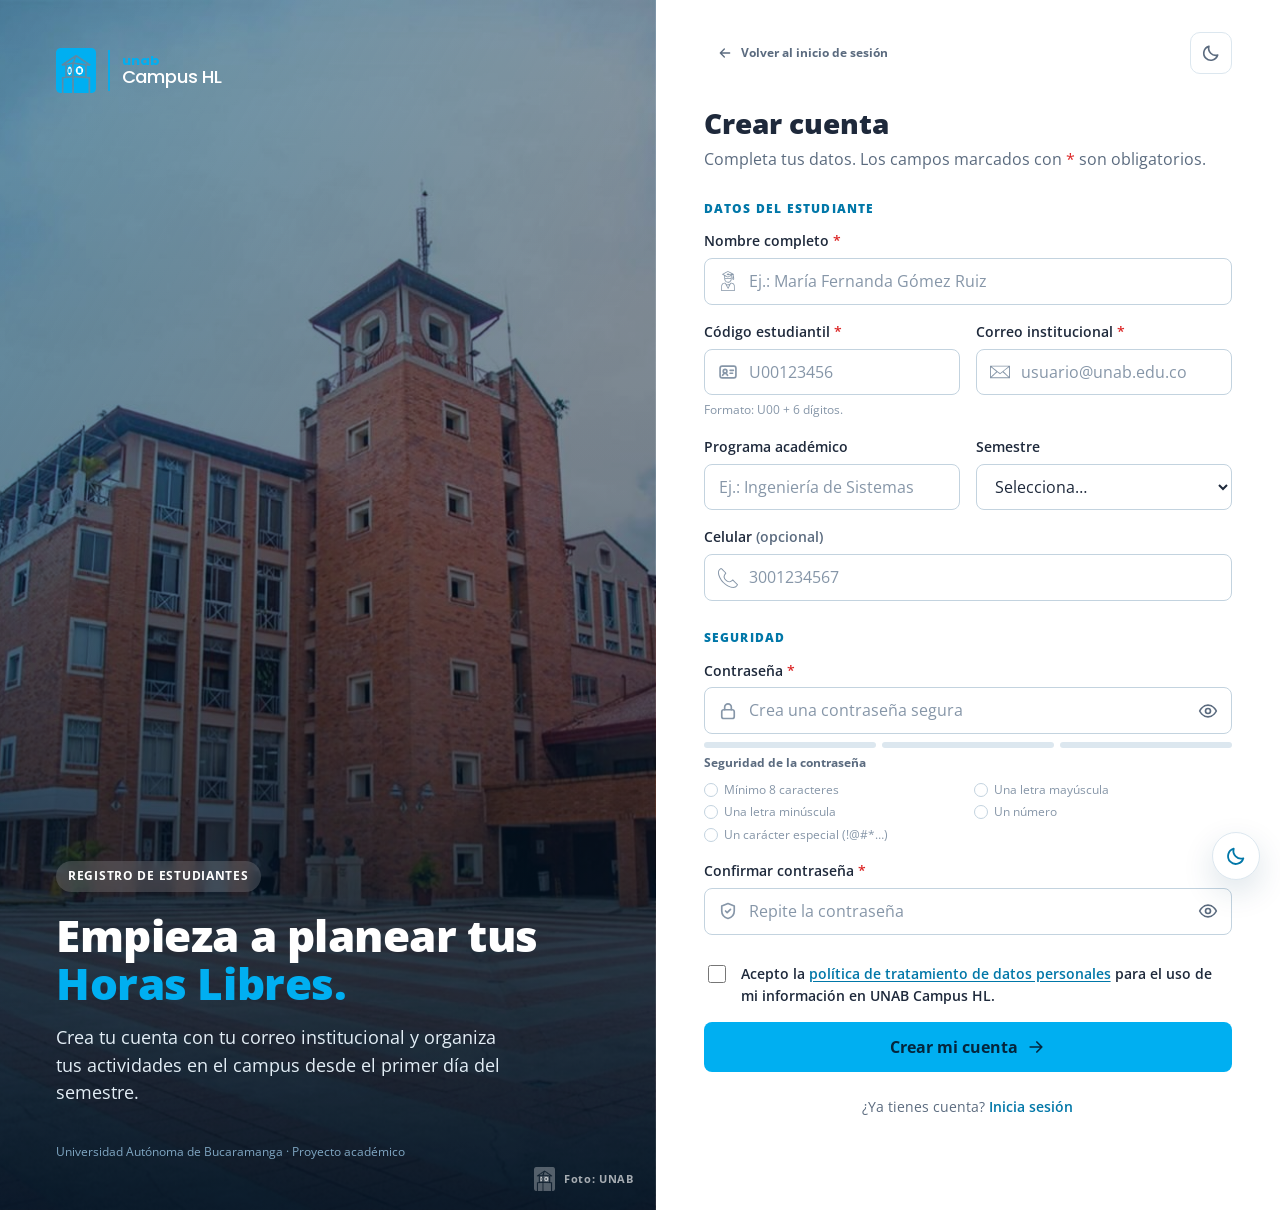
<file: unab-campus-hl/registro.html>
<!DOCTYPE html>
<html lang="es">
<head>
  <meta charset="UTF-8">
  <meta name="viewport" content="width=device-width, initial-scale=1.0">
  <title>Crear cuenta · UNAB Campus HL</title>
  <meta name="description" content="Crea tu cuenta de estudiante en UNAB Campus HL.">
  <link rel="icon" href="assets/img/unab/favicon.png" type="image/png">
  <link rel="apple-touch-icon" href="assets/img/unab/isotipo-azul-192.png">
  <link rel="preconnect" href="https://fonts.googleapis.com">
  <link rel="preconnect" href="https://fonts.gstatic.com" crossorigin>
  <link rel="stylesheet" href="https://fonts.googleapis.com/css2?family=Open+Sans:wght@400;500;600;700;800&family=Poppins:wght@400;500;600;700&display=swap">
  <link rel="stylesheet" href="css/variables.css">
  <link rel="stylesheet" href="css/base.css">
  <link rel="stylesheet" href="css/components.css">
  <link rel="stylesheet" href="css/layout.css">
  <link rel="stylesheet" href="css/pages.css">
  <script src="js/theme.js"></script>
</head>
<body>
  <a class="skip-link" href="#registerForm">Ir al formulario de registro</a>

  <div class="auth auth-register">
    <section class="auth-brand" aria-label="Presentación de UNAB Campus HL" data-photo="assets/img/fotos/fachada-torre.jpg" data-photo-pos="center 40%">
      <a class="brand-lockup dark" href="index.html" aria-label="UNAB Campus HL">
        <img class="brand-iso" src="assets/img/unab/isotipo-azul.png" alt="" width="40" height="45">
        <span class="brand-sep" aria-hidden="true"></span>
        <span class="brand-words"><b>unab</b><strong>Campus HL</strong></span>
      </a>
      <div class="auth-pattern" data-pattern="4x6"></div>
      <div class="auth-hero">
        <span class="eyebrow">Registro de estudiantes</span>
        <h1>Empieza a planear tus <span>Horas Libres.</span></h1>
        <p>Crea tu cuenta con tu correo institucional y organiza tus actividades en el campus desde el primer día del semestre.</p>
        <ol class="auth-steps">
          <li><b>1</b><span><strong>Crea tu cuenta</strong> con tu código y correo UNAB.</span></li>
          <li><b>2</b><span><strong>Explora los lugares</strong> y elige un turno con cupo.</span></li>
          <li><b>3</b><span><strong>Registra tu asistencia</strong> y mira crecer tu avance.</span></li>
        </ol>
      </div>
      <footer>Universidad Autónoma de Bucaramanga · Proyecto académico</footer>
    </section>

    <main class="auth-panel" id="main">
      <div class="auth-panel-top">
        <a class="btn btn-ghost btn-sm" href="index.html"><span data-icon="arrowLeft" data-icon-class="icon-sm"></span> Volver al inicio de sesión</a>
        <button class="icon-btn" type="button" data-theme-toggle></button>
      </div>

      <div class="auth-form-wrap wide">
        <h2>Crear cuenta</h2>
        <p>Completa tus datos. Los campos marcados con <span aria-hidden="true" class="req">*</span><span class="sr-only">asterisco</span> son obligatorios.</p>

        <div id="formAlert" role="alert"></div>

        <form id="registerForm" novalidate>
          <fieldset class="form-section">
            <legend>Datos del estudiante</legend>
            <div class="form-grid">
              <div class="field span-2">
                <label for="nombre">Nombre completo <span class="req" aria-hidden="true">*</span></label>
                <div class="input-group"><span class="input-icon" data-icon="user"></span>
                  <input class="input" id="nombre" name="nombre" autocomplete="name" placeholder="Ej.: María Fernanda Gómez Ruiz" required aria-describedby="nombreError"></div>
                <span class="field-error" id="nombreError"></span>
              </div>
              <div class="field">
                <label for="codigo">Código estudiantil <span class="req" aria-hidden="true">*</span></label>
                <div class="input-group"><span class="input-icon" data-icon="idCard"></span>
                  <input class="input" id="codigo" name="codigo" placeholder="U00123456" maxlength="9" required aria-describedby="codigoError codigoHint"></div>
                <span class="hint" id="codigoHint">Formato: U00 + 6 dígitos.</span>
                <span class="field-error" id="codigoError"></span>
              </div>
              <div class="field">
                <label for="correo">Correo institucional <span class="req" aria-hidden="true">*</span></label>
                <div class="input-group"><span class="input-icon" data-icon="mail"></span>
                  <input class="input" type="email" id="correo" name="correo" autocomplete="email" placeholder="usuario@unab.edu.co" required aria-describedby="correoError"></div>
                <span class="field-error" id="correoError"></span>
              </div>
              <div class="field">
                <label for="programa">Programa académico</label>
                <input class="input" id="programa" name="programa" placeholder="Ej.: Ingeniería de Sistemas" aria-describedby="programaError">
                <span class="field-error" id="programaError"></span>
              </div>
              <div class="field">
                <label for="semestre">Semestre</label>
                <select class="select" id="semestre" name="semestre" aria-describedby="semestreError">
                  <option value="">Selecciona…</option>
                </select>
                <span class="field-error" id="semestreError"></span>
              </div>
              <div class="field span-2">
                <label for="telefono">Celular <span class="muted small">(opcional)</span></label>
                <div class="input-group"><span class="input-icon" data-icon="phone"></span>
                  <input class="input" id="telefono" name="telefono" inputmode="numeric" autocomplete="tel" placeholder="3001234567" maxlength="10" aria-describedby="telefonoError"></div>
                <span class="field-error" id="telefonoError"></span>
              </div>
            </div>
          </fieldset>

          <fieldset class="form-section">
            <legend>Seguridad</legend>
            <div class="form-grid">
              <div class="field span-2">
                <label for="password">Contraseña <span class="req" aria-hidden="true">*</span></label>
                <div class="input-group"><span class="input-icon" data-icon="lock"></span>
                  <input class="input" type="password" id="password" name="password" autocomplete="new-password" placeholder="Crea una contraseña segura" required aria-describedby="passwordError">
                  <button type="button" class="input-action" data-toggle-password="password" aria-label="Mostrar contraseña" aria-pressed="false"></button></div>
                <span class="field-error" id="passwordError"></span>
                <div id="strengthSlot"></div>
              </div>
              <div class="field span-2">
                <label for="password2">Confirmar contraseña <span class="req" aria-hidden="true">*</span></label>
                <div class="input-group"><span class="input-icon" data-icon="shield"></span>
                  <input class="input" type="password" id="password2" name="password2" autocomplete="new-password" placeholder="Repite la contraseña" required aria-describedby="password2Error">
                  <button type="button" class="input-action" data-toggle-password="password2" aria-label="Mostrar contraseña" aria-pressed="false"></button></div>
                <span class="field-error" id="password2Error"></span>
              </div>
            </div>
          </fieldset>

          <div class="field" id="aceptaField">
            <label class="checkbox">
              <input type="checkbox" id="acepta" name="acepta" aria-describedby="aceptaError">
              <span>Acepto la <button type="button" class="link-btn" id="policyBtn">política de tratamiento de datos personales</button> para el uso de mi información en UNAB Campus HL.</span>
            </label>
            <span class="field-error" id="aceptaError"></span>
          </div>

          <button class="btn btn-primary btn-lg btn-block" type="submit" id="submitBtn">Crear mi cuenta <span data-icon="arrowRight"></span></button>
        </form>

        <p class="auth-switch">¿Ya tienes cuenta? <a href="index.html">Inicia sesión</a></p>
      </div>
    </main>
  </div>

  <script src="js/unab-icons.js"></script>
  <script src="js/icons.js"></script>
  <script src="js/config.js"></script>
  <script src="js/utils.js"></script>
  <script src="js/data.js"></script>
  <script src="js/validators.js"></script>
  <script src="js/api.js"></script>
  <script src="js/ui.js"></script>
  <script src="js/pages/registro.js"></script>
</body>
</html>
</file>
<file: unab-campus-hl/css/variables.css>
/* ==========================================================================
   UNAB Campus HL — Tokens de diseño
   Identidad cromática: Azul Facultad de Ciencias de la Salud (#00AFF1)
   Fuente: Manual de Identidad de Marca UNAB (pág. 43, Pantone P 115-8 C)
   ========================================================================== */

:root {
  /* --- Azul institucional y escala complementaria --- */
  --primary: #00AFF1;          /* Azul oficial F. Ciencias de la Salud */
  --primary-hover: #009BD8;
  --primary-strong: #0077A8;   /* Texto/enlace azul con contraste AA sobre blanco */
  --primary-dark: #0A3D62;     /* Encabezados, navegación, hover profundo */
  --primary-deeper: #062A45;   /* Barra lateral, panel de marca */
  --primary-light: #E6F7FE;    /* Fondos secundarios, indicadores */
  --primary-100: #CCEFFD;
  --primary-200: #99DFFA;
  --on-primary: #04263D;       /* Texto sobre #00AFF1 (contraste ≈ 7:1) */

  /* --- Superficies y texto --- */
  --background: #F5FAFD;
  --surface: #FFFFFF;
  --surface-2: #F0F6FA;
  --border: #DCE7EF;
  --border-strong: #C3D3DF;
  --text-primary: #1E293B;
  --text-secondary: #5B6B7F;
  --text-muted: #8696A8;

  /* --- Estados --- */
  --success: #16A34A;
  --success-bg: #E8F7EE;
  --danger: #DC2626;
  --danger-bg: #FDECEC;
  --warning: #B7791F;
  --warning-bg: #FDF4E3;

  /* --- Categorías de lugares (variaciones del azul + neutros) --- */
  --cat-cultura: #0A3D62;
  --cat-deporte: #0077A8;
  --cat-cafeteria: #00AFF1;

  /* --- Tipografía (Open Sans: tipografía oficial de comunicación UNAB) --- */
  --font: "Open Sans", "Segoe UI", system-ui, -apple-system, sans-serif;
  --fs-xs: .75rem;
  --fs-sm: .875rem;
  --fs-md: 1rem;
  --fs-lg: 1.125rem;
  --fs-xl: 1.375rem;
  --fs-2xl: 1.75rem;
  --fs-3xl: 2.25rem;

  /* --- Espaciado, radios, sombras --- */
  --sp-1: .25rem; --sp-2: .5rem; --sp-3: .75rem; --sp-4: 1rem;
  --sp-5: 1.25rem; --sp-6: 1.5rem; --sp-8: 2rem; --sp-10: 2.5rem;
  --radius-sm: 8px;
  --radius: 12px;
  --radius-lg: 16px;
  --radius-pill: 999px;
  --shadow-sm: 0 1px 2px rgba(10, 61, 98, .06);
  --shadow: 0 2px 8px rgba(10, 61, 98, .06), 0 1px 2px rgba(10, 61, 98, .04);
  --shadow-lg: 0 12px 32px rgba(10, 61, 98, .14);
  --focus-ring: 0 0 0 3px rgba(0, 175, 241, .45);

  --sidebar-w: 264px;
  --topbar-h: 68px;
  --transition: 180ms cubic-bezier(.4, 0, .2, 1);
}

/* ---------- Modo oscuro (F08): mantiene el azul como protagonista ---------- */
[data-theme="dark"] {
  --background: #07182A;
  --surface: #0D2238;
  --surface-2: #112B45;
  --border: #1C3A57;
  --border-strong: #274C6E;
  --text-primary: #E6F1F8;
  --text-secondary: #A3BBCF;
  --text-muted: #7590A8;
  --primary-strong: #4CC7F5;
  --primary-light: #0E3350;
  --primary-100: #124066;
  --primary-200: #1A5B8A;
  --primary-deeper: #041322;
  --success-bg: #0F2F22;
  --danger-bg: #3A1418;
  --warning-bg: #3A2C10;
  --cat-cultura: #7FD6F8;
  --cat-deporte: #4CC7F5;
  --shadow-sm: 0 1px 2px rgba(0, 0, 0, .3);
  --shadow: 0 2px 10px rgba(0, 0, 0, .3);
  --shadow-lg: 0 14px 36px rgba(0, 0, 0, .45);
  color-scheme: dark;
}
</file>
<file: unab-campus-hl/css/base.css>
/* ==========================================================================
   Base: reset, tipografía y utilidades
   ========================================================================== */

*, *::before, *::after { box-sizing: border-box; }

html { -webkit-text-size-adjust: 100%; scroll-behavior: smooth; }

body {
  margin: 0;
  font-family: var(--font);
  font-size: var(--fs-md);
  line-height: 1.55;
  color: var(--text-primary);
  background: var(--background);
  -webkit-font-smoothing: antialiased;
  transition: background var(--transition), color var(--transition);
}

h1, h2, h3, h4 { margin: 0 0 var(--sp-2); line-height: 1.25; color: var(--text-primary); }
h1 { font-size: var(--fs-2xl); font-weight: 800; letter-spacing: -.01em; }
h2 { font-size: var(--fs-xl); font-weight: 700; }
h3 { font-size: var(--fs-lg); font-weight: 700; }
h4 { font-size: var(--fs-md); font-weight: 700; }
p  { margin: 0 0 var(--sp-3); }

a { color: var(--primary-strong); text-decoration: none; font-weight: 600; }
a:hover { text-decoration: underline; }

img, svg { display: block; max-width: 100%; }
button, input, select, textarea { font: inherit; color: inherit; }
button { cursor: pointer; }

:focus-visible { outline: none; box-shadow: var(--focus-ring); border-radius: 6px; }

::selection { background: var(--primary-100); }

table { border-collapse: collapse; width: 100%; }

/* Utilidades */
.sr-only {
  position: absolute !important; width: 1px; height: 1px; padding: 0; margin: -1px;
  overflow: hidden; clip: rect(0 0 0 0); white-space: nowrap; border: 0;
}
.muted { color: var(--text-secondary); }
.small { font-size: var(--fs-sm); }
.xsmall { font-size: var(--fs-xs); }
.text-right { text-align: right; }
.nowrap { white-space: nowrap; }
.hidden { display: none !important; }
.stack > * + * { margin-top: var(--sp-4); }
.row { display: flex; align-items: center; gap: var(--sp-3); flex-wrap: wrap; }
.row-between { display: flex; align-items: center; justify-content: space-between; gap: var(--sp-3); flex-wrap: wrap; }
.grow { flex: 1 1 auto; }
.icon { width: 20px; height: 20px; flex: none; }
.icon-sm { width: 16px; height: 16px; flex: none; }
.icon-lg { width: 24px; height: 24px; flex: none; }

.skip-link {
  position: absolute; left: 12px; top: -60px; z-index: 1000;
  background: var(--primary); color: var(--on-primary); padding: 10px 16px;
  border-radius: var(--radius-sm); font-weight: 700;
}
.skip-link:focus { top: 12px; }

@media (prefers-reduced-motion: reduce) {
  *, *::before, *::after { transition: none !important; animation: none !important; scroll-behavior: auto !important; }
}
</file>
<file: unab-campus-hl/css/components.css>
/* ==========================================================================
   Componentes reutilizables
   ========================================================================== */

/* ---------- Botones ---------- */
.btn {
  display: inline-flex; align-items: center; justify-content: center; gap: var(--sp-2);
  min-height: 42px; padding: 0 var(--sp-5);
  border: 1px solid transparent; border-radius: var(--radius-sm);
  font-size: var(--fs-sm); font-weight: 700; line-height: 1; white-space: nowrap;
  text-decoration: none !important;
  transition: background var(--transition), border-color var(--transition), color var(--transition), transform var(--transition), box-shadow var(--transition);
}
.btn:active { transform: translateY(1px); }
.btn[disabled], .btn[aria-disabled="true"] { opacity: .5; cursor: not-allowed; transform: none; }

.btn-primary { background: var(--primary); color: var(--on-primary); }
.btn-primary:hover:not([disabled]) { background: var(--primary-hover); box-shadow: 0 4px 14px rgba(0, 175, 241, .35); }

.btn-dark { background: var(--primary-dark); color: #fff; }
.btn-dark:hover:not([disabled]) { background: var(--primary-deeper); }

.btn-outline { background: var(--surface); color: var(--primary-strong); border-color: var(--border-strong); }
.btn-outline:hover:not([disabled]) { border-color: var(--primary); background: var(--primary-light); }

.btn-ghost { background: transparent; color: var(--text-secondary); }
.btn-ghost:hover:not([disabled]) { background: var(--surface-2); color: var(--text-primary); }

.btn-danger { background: var(--danger); color: #fff; }
.btn-danger:hover:not([disabled]) { background: #B91C1C; }
.btn-danger-outline { background: transparent; color: var(--danger); border-color: color-mix(in srgb, var(--danger) 45%, transparent); }
.btn-danger-outline:hover:not([disabled]) { background: var(--danger-bg); }

.btn-success { background: var(--success); color: #fff; }
.btn-success:hover:not([disabled]) { background: #15803D; }

.btn-sm { min-height: 34px; padding: 0 var(--sp-3); font-size: var(--fs-xs); }
.btn-lg { min-height: 50px; padding: 0 var(--sp-6); font-size: var(--fs-md); }
.btn-block { width: 100%; }
.btn-icon { width: 42px; padding: 0; }

/* ---------- Tarjetas ---------- */
.card {
  background: var(--surface); border: 1px solid var(--border);
  border-radius: var(--radius-lg); box-shadow: var(--shadow-sm);
  padding: var(--sp-6);
  transition: background var(--transition), border-color var(--transition), box-shadow var(--transition);
}
.card-header { display: flex; align-items: center; justify-content: space-between; gap: var(--sp-3); margin-bottom: var(--sp-4); }
.card-header h2, .card-header h3 { margin: 0; font-size: var(--fs-lg); }
.card-sub { color: var(--text-secondary); font-size: var(--fs-sm); margin: 2px 0 0; }
.card-hover:hover { box-shadow: var(--shadow); border-color: var(--border-strong); }

/* ---------- KPI ---------- */
.kpi { display: flex; gap: var(--sp-4); align-items: center; padding: var(--sp-5); }
.kpi-icon {
  width: 48px; height: 48px; border-radius: 12px; display: grid; place-items: center;
  background: var(--primary-light); color: var(--primary-strong); flex: none;
}
.kpi-icon.success { background: var(--success-bg); color: var(--success); }
.kpi-icon.warning { background: var(--warning-bg); color: var(--warning); }
.kpi-icon.dark { background: var(--primary-dark); color: #fff; }
.kpi-value { font-size: var(--fs-2xl); font-weight: 800; line-height: 1.1; }
.kpi-label { font-size: var(--fs-sm); color: var(--text-secondary); font-weight: 600; }

/* ---------- Insignias ---------- */
.badge {
  display: inline-flex; align-items: center; gap: 4px;
  padding: 3px 10px; border-radius: var(--radius-pill);
  font-size: var(--fs-xs); font-weight: 700; line-height: 1.5; white-space: nowrap;
  background: var(--primary-light); color: var(--primary-strong);
}
.badge-success { background: var(--success-bg); color: var(--success); }
.badge-danger { background: var(--danger-bg); color: var(--danger); }
.badge-warning { background: var(--warning-bg); color: var(--warning); }
.badge-neutral { background: var(--surface-2); color: var(--text-secondary); }
.badge-dark { background: var(--primary-dark); color: #fff; }
.badge-demo {
  background: transparent; color: var(--text-muted); border: 1px dashed var(--border-strong);
  font-weight: 600; letter-spacing: .02em;
}

/* ---------- Formularios ---------- */
.field { display: flex; flex-direction: column; gap: 6px; margin-bottom: var(--sp-4); }
.field label, .label { font-size: var(--fs-sm); font-weight: 600; color: var(--text-primary); }
.field .hint { font-size: var(--fs-xs); color: var(--text-muted); }
.input, .select, .textarea {
  width: 100%; min-height: 46px; padding: 10px 14px;
  background: var(--surface); color: var(--text-primary);
  border: 1.5px solid var(--border-strong); border-radius: var(--radius-sm);
  transition: border-color var(--transition), box-shadow var(--transition), background var(--transition);
}
.textarea { min-height: 96px; resize: vertical; }
.input::placeholder { color: var(--text-muted); }
.input:hover, .select:hover { border-color: var(--primary-200); }
.input:focus, .select:focus, .textarea:focus { outline: none; border-color: var(--primary); box-shadow: var(--focus-ring); }
.input[readonly] { background: var(--surface-2); color: var(--text-secondary); }

.input-group { position: relative; display: flex; align-items: center; }
.input-group .input { padding-left: 44px; }
.input-group .input-icon { position: absolute; left: 14px; color: var(--text-muted); pointer-events: none; }
.input-group .input-action {
  position: absolute; right: 6px; width: 36px; height: 36px; display: grid; place-items: center;
  border: 0; border-radius: 6px; background: transparent; color: var(--text-secondary);
}
.input-group .input-action:hover { background: var(--surface-2); color: var(--primary-strong); }
.input-group:has(.input-action) .input { padding-right: 48px; }

.field.is-valid .input { border-color: var(--success); }
.field.is-invalid .input, .field.is-invalid .select { border-color: var(--danger); }
.field-error { display: none; font-size: var(--fs-xs); color: var(--danger); font-weight: 600; }
.field.is-invalid .field-error { display: flex; gap: 4px; align-items: center; }

.checkbox { display: flex; gap: var(--sp-3); align-items: flex-start; font-size: var(--fs-sm); color: var(--text-secondary); cursor: pointer; }
.checkbox input { width: 18px; height: 18px; margin-top: 2px; accent-color: var(--primary); flex: none; }

.form-grid { display: grid; grid-template-columns: 1fr 1fr; gap: 0 var(--sp-4); }
.form-grid .span-2 { grid-column: 1 / -1; }

.alert {
  display: flex; gap: var(--sp-3); align-items: flex-start;
  padding: var(--sp-3) var(--sp-4); border-radius: var(--radius-sm);
  font-size: var(--fs-sm); font-weight: 600; margin-bottom: var(--sp-4);
  background: var(--primary-light); color: var(--primary-dark); border: 1px solid var(--primary-100);
}
[data-theme="dark"] .alert { color: var(--text-primary); }
.alert-danger { background: var(--danger-bg); color: var(--danger); border-color: transparent; }
.alert-success { background: var(--success-bg); color: var(--success); border-color: transparent; }

/* ---------- Indicador de seguridad de contraseña (F09) ---------- */
.strength { margin-top: 2px; }
.strength-track { display: grid; grid-template-columns: repeat(3, 1fr); gap: 6px; }
.strength-track span { height: 6px; border-radius: 4px; background: var(--border); transition: background var(--transition); }
.strength[data-level="1"] .strength-track span:nth-child(1) { background: var(--danger); }
.strength[data-level="2"] .strength-track span:nth-child(-n+2) { background: var(--warning); }
.strength[data-level="3"] .strength-track span { background: var(--success); }
.strength-label { font-size: var(--fs-xs); font-weight: 700; margin-top: 6px; color: var(--text-secondary); }
.rules { list-style: none; padding: 0; margin: var(--sp-2) 0 0; display: grid; grid-template-columns: 1fr 1fr; gap: 4px var(--sp-3); }
.rules li { font-size: var(--fs-xs); color: var(--text-muted); display: flex; align-items: center; gap: 6px; }
.rules li::before { content: ""; width: 14px; height: 14px; border-radius: 50%; border: 1.5px solid var(--border-strong); flex: none; }
.rules li.ok { color: var(--success); font-weight: 600; }
.rules li.ok::before { background: var(--success); border-color: var(--success);
  background-image: url("data:image/svg+xml,%3Csvg xmlns='http://www.w3.org/2000/svg' viewBox='0 0 24 24' fill='none' stroke='white' stroke-width='4'%3E%3Cpath d='M5 12l5 5L20 7'/%3E%3C/svg%3E");
  background-size: 10px; background-repeat: no-repeat; background-position: center; }

/* ---------- Barra de progreso (F01) ---------- */
.progress { width: 100%; height: 12px; background: var(--primary-light); border-radius: var(--radius-pill); overflow: hidden; }
.progress-bar {
  height: 100%; width: 0; border-radius: inherit;
  background: linear-gradient(90deg, var(--primary) 0%, var(--primary-hover) 100%);
  transition: width 900ms cubic-bezier(.2, .8, .2, 1);
}
.progress-lg { height: 18px; }
.progress.complete .progress-bar { background: var(--success); }

/* Anillo de progreso */
.ring { position: relative; width: 168px; height: 168px; flex: none; }
.ring svg { width: 100%; height: 100%; transform: rotate(-90deg); }
.ring-track { stroke: var(--primary-light); }
.ring-value { stroke: var(--primary); stroke-linecap: round; transition: stroke-dashoffset 1s cubic-bezier(.2, .8, .2, 1); }
.ring-center { position: absolute; inset: 0; display: grid; place-content: center; text-align: center; }
.ring-center strong { font-size: var(--fs-3xl); font-weight: 800; line-height: 1; }
.ring-center span { font-size: var(--fs-xs); color: var(--text-secondary); font-weight: 600; margin-top: 4px; }

/* ---------- Chips / pestañas ---------- */
.chips { display: flex; gap: var(--sp-2); flex-wrap: wrap; }
.chip {
  display: inline-flex; align-items: center; gap: 6px;
  min-height: 36px; padding: 0 14px; border-radius: var(--radius-pill);
  border: 1px solid var(--border-strong); background: var(--surface);
  font-size: var(--fs-sm); font-weight: 600; color: var(--text-secondary);
  transition: all var(--transition);
}
.chip:hover { border-color: var(--primary); color: var(--primary-strong); }
.chip[aria-pressed="true"], .chip[aria-selected="true"] { background: var(--primary-dark); border-color: var(--primary-dark); color: #fff; }
[data-theme="dark"] .chip[aria-pressed="true"], [data-theme="dark"] .chip[aria-selected="true"] { background: var(--primary); border-color: var(--primary); color: var(--on-primary); }
.chip .count { background: rgba(255,255,255,.2); border-radius: var(--radius-pill); padding: 0 7px; font-size: var(--fs-xs); }
.chip:not([aria-selected="true"]):not([aria-pressed="true"]) .count { background: var(--surface-2); }

.segmented { display: inline-flex; background: var(--surface-2); border: 1px solid var(--border); border-radius: var(--radius-sm); padding: 3px; }
.segmented button {
  border: 0; background: transparent; padding: 7px 14px; border-radius: 6px;
  font-size: var(--fs-sm); font-weight: 600; color: var(--text-secondary); display: inline-flex; gap: 6px; align-items: center;
}
.segmented button[aria-pressed="true"] { background: var(--surface); color: var(--primary-strong); box-shadow: var(--shadow-sm); }

/* ---------- Tablas ---------- */
.table-wrap { overflow-x: auto; border: 1px solid var(--border); border-radius: var(--radius); }
.table th, .table td { padding: 14px 16px; text-align: left; border-bottom: 1px solid var(--border); font-size: var(--fs-sm); vertical-align: middle; }
.table th { background: var(--surface-2); color: var(--text-secondary); font-weight: 700; font-size: var(--fs-xs); text-transform: uppercase; letter-spacing: .04em; white-space: nowrap; }
.table th button { border: 0; background: none; font: inherit; color: inherit; text-transform: inherit; letter-spacing: inherit; display: inline-flex; gap: 4px; align-items: center; padding: 0; }
.table tbody tr:last-child td { border-bottom: 0; }
.table tbody tr { transition: background var(--transition); }
.table tbody tr:hover { background: var(--primary-light); }
.table tfoot td { font-weight: 800; background: var(--surface-2); border-top: 1px solid var(--border); }

/* ---------- Avatar ---------- */
.avatar {
  width: 40px; height: 40px; border-radius: 50%; flex: none; overflow: hidden;
  display: grid; place-items: center; font-weight: 800; font-size: var(--fs-sm);
  background: var(--primary); color: var(--on-primary);
}
.avatar img { width: 100%; height: 100%; object-fit: cover; }
.avatar-xl { width: 112px; height: 112px; font-size: var(--fs-3xl); border: 4px solid var(--surface); box-shadow: var(--shadow); }

/* ---------- Modal ---------- */
.modal-backdrop {
  position: fixed; inset: 0; z-index: 900; background: rgba(4, 25, 42, .55);
  display: grid; place-items: center; padding: var(--sp-4);
  opacity: 0; transition: opacity var(--transition);
  backdrop-filter: blur(2px);
}
.modal-backdrop.open { opacity: 1; }
.modal {
  width: min(560px, 100%); max-height: calc(100vh - 32px); overflow: auto;
  background: var(--surface); border-radius: var(--radius-lg); box-shadow: var(--shadow-lg);
  transform: translateY(12px) scale(.98); transition: transform var(--transition);
  border-top: 4px solid var(--primary);
}
.modal-backdrop.open .modal { transform: none; }
.modal-header { display: flex; align-items: flex-start; justify-content: space-between; gap: var(--sp-3); padding: var(--sp-6) var(--sp-6) 0; }
.modal-header h2 { font-size: var(--fs-xl); margin: 0; }
.modal-body { padding: var(--sp-4) var(--sp-6); }
.modal-footer { display: flex; justify-content: flex-end; gap: var(--sp-3); padding: 0 var(--sp-6) var(--sp-6); flex-wrap: wrap; }
.modal-icon { width: 52px; height: 52px; border-radius: 50%; display: grid; place-items: center; margin-bottom: var(--sp-3); background: var(--primary-light); color: var(--primary-strong); }
.modal-icon.danger { background: var(--danger-bg); color: var(--danger); }

/* ---------- Toast ---------- */
.toast-region { position: fixed; right: 20px; bottom: 80px; z-index: 1000; display: flex; flex-direction: column; gap: 10px; max-width: calc(100vw - 40px); }
.toast {
  display: flex; align-items: flex-start; gap: 10px; min-width: 280px; max-width: 400px;
  padding: 14px 16px; border-radius: var(--radius); background: var(--surface);
  border: 1px solid var(--border); border-left: 4px solid var(--primary);
  box-shadow: var(--shadow-lg); font-size: var(--fs-sm); font-weight: 600;
  animation: toast-in .25s ease-out;
}
.toast.success { border-left-color: var(--success); }
.toast.success .icon { color: var(--success); }
.toast.error { border-left-color: var(--danger); }
.toast.error .icon { color: var(--danger); }
.toast .icon { color: var(--primary-strong); margin-top: 1px; }
.toast.leaving { opacity: 0; transform: translateX(20px); transition: all .25s; }
@keyframes toast-in { from { opacity: 0; transform: translateY(10px); } to { opacity: 1; transform: none; } }

/* ---------- Estado vacío ---------- */
.empty { text-align: center; padding: var(--sp-10) var(--sp-6); color: var(--text-secondary); }
.empty-icon { width: 64px; height: 64px; margin: 0 auto var(--sp-4); border-radius: 50%; display: grid; place-items: center; background: var(--primary-light); color: var(--primary-strong); }
.empty h3 { color: var(--text-primary); }

/* ---------- Lista simple ---------- */
.list { list-style: none; margin: 0; padding: 0; }
.list-item { display: flex; align-items: center; gap: var(--sp-3); padding: var(--sp-3) 0; border-bottom: 1px solid var(--border); }
.list-item:last-child { border-bottom: 0; }
.date-chip {
  width: 52px; flex: none; text-align: center; border-radius: 10px; padding: 6px 0;
  background: var(--primary-light); color: var(--primary-dark);
}
[data-theme="dark"] .date-chip { color: var(--text-primary); }
.date-chip b { display: block; font-size: var(--fs-lg); line-height: 1.1; }
.date-chip small { font-size: 10px; font-weight: 700; text-transform: uppercase; letter-spacing: .05em; }

/* Patrón gráfico inspirado en los "módulos" del manual de marca UNAB */
.brand-pattern { position: absolute; pointer-events: none; color: currentColor; }

/* ---------- Cambio rápido de tema (F08): botón flotante ---------- */
.theme-fab {
  position: fixed; right: 20px; bottom: 20px; z-index: 850; width: 48px; height: 48px; border-radius: 50%;
  display: grid; place-items: center; border: 1px solid var(--border); cursor: pointer;
  background: var(--surface); color: var(--primary-strong); box-shadow: var(--shadow-lg);
  transition: transform var(--transition), background var(--transition);
}
.theme-fab:hover { transform: rotate(-15deg) scale(1.06); }
.theme-fab .icon { width: 22px; height: 22px; }
[data-theme="dark"] .theme-fab { background: var(--primary); color: var(--on-primary); border-color: transparent; }
::view-transition-old(root), ::view-transition-new(root) { animation-duration: .35s; }
@media (max-width: 980px) { body.nav-open .theme-fab { display: none; } }
@media print { .theme-fab { display: none !important; } }
</file>
<file: unab-campus-hl/css/layout.css>
/* ==========================================================================
   Layout: estructura de la aplicación (barra lateral + barra superior)
   y layout de autenticación
   ========================================================================== */

/* ---------- Estructura de la app ---------- */
.app { min-height: 100vh; }

.sidebar {
  position: fixed; inset: 0 auto 0 0; z-index: 800; width: var(--sidebar-w);
  background: var(--primary-deeper); color: #CFE6F5;
  display: flex; flex-direction: column; overflow: hidden;
  transition: transform var(--transition);
}
.sidebar-brand { display: flex; align-items: center; gap: 12px; padding: 22px 22px 18px; color: #fff; text-decoration: none !important; position: relative; z-index: 1; }
.brand-mark {
  width: 42px; height: 42px; border-radius: 11px; background: var(--primary); color: var(--on-primary);
  display: grid; place-items: center; font-weight: 800; font-size: 15px; letter-spacing: -.02em; flex: none;
}
.brand-text { line-height: 1.15; }
.brand-text small { display: block; font-size: 10.5px; font-weight: 600; letter-spacing: .16em; color: var(--primary); }
.brand-text strong { font-size: 17px; font-weight: 800; color: #fff; }

.nav { flex: 1; padding: 8px 14px; overflow-y: auto; position: relative; z-index: 1; }
.nav-label { font-size: 10.5px; letter-spacing: .14em; text-transform: uppercase; color: #7FA6C2; font-weight: 700; padding: 18px 12px 8px; }
.nav a {
  display: flex; align-items: center; gap: 12px; padding: 11px 12px; margin-bottom: 2px;
  border-radius: 10px; color: #CFE6F5; font-weight: 500; font-size: var(--fs-sm);
  text-decoration: none !important; position: relative;
  transition: background var(--transition), color var(--transition);
}
.nav a:hover { background: rgba(255, 255, 255, .07); color: #fff; }
.nav a[aria-current="page"] { background: rgba(0, 175, 241, .16); color: #fff; font-weight: 700; }
.nav a[aria-current="page"]::before {
  content: ""; position: absolute; left: -14px; top: 9px; bottom: 9px; width: 4px;
  border-radius: 0 4px 4px 0; background: var(--primary);
}
.nav a[aria-current="page"] .icon { color: var(--primary); }
.nav .nav-badge { margin-left: auto; background: var(--primary); color: var(--on-primary); font-size: 11px; font-weight: 800; border-radius: 999px; padding: 1px 8px; }

.sidebar-footer { padding: 14px; border-top: 1px solid rgba(255, 255, 255, .08); position: relative; z-index: 1; }
.sidebar-progress { background: rgba(255, 255, 255, .06); border-radius: 12px; padding: 14px; }
.sidebar-progress .row-between { font-size: var(--fs-xs); color: #CFE6F5; font-weight: 600; margin-bottom: 8px; }
.sidebar-progress .progress { background: rgba(255, 255, 255, .12); height: 8px; }
.sidebar-deco { position: absolute; right: -40px; bottom: 120px; width: 200px; opacity: .06; color: #fff; }

.main { margin-left: var(--sidebar-w); min-height: 100vh; display: flex; flex-direction: column; }

.topbar {
  position: sticky; top: 0; z-index: 700; height: var(--topbar-h);
  display: flex; align-items: center; gap: var(--sp-3); padding: 0 var(--sp-8);
  background: color-mix(in srgb, var(--background) 86%, transparent);
  backdrop-filter: saturate(1.4) blur(10px);
  border-bottom: 1px solid var(--border);
}
.topbar-title { font-size: var(--fs-lg); font-weight: 700; margin: 0; }
.topbar-crumb { font-size: var(--fs-xs); color: var(--text-muted); font-weight: 600; }
.topbar-actions { margin-left: auto; display: flex; align-items: center; gap: var(--sp-2); }
.icon-btn.menu-toggle { display: none; }

.icon-btn {
  width: 42px; height: 42px; border-radius: 10px; border: 1px solid var(--border);
  background: var(--surface); color: var(--text-secondary); display: grid; place-items: center;
  transition: all var(--transition);
}
.icon-btn:hover { color: var(--primary-strong); border-color: var(--primary); }

.user-menu { position: relative; }
.user-trigger {
  display: flex; align-items: center; gap: 10px; padding: 4px 10px 4px 4px;
  border: 1px solid var(--border); background: var(--surface); border-radius: 999px;
}
.user-trigger:hover { border-color: var(--primary); }
.user-trigger .avatar { width: 34px; height: 34px; font-size: 13px; }
.user-trigger-name { font-size: var(--fs-sm); font-weight: 700; max-width: 140px; overflow: hidden; text-overflow: ellipsis; white-space: nowrap; }
.dropdown {
  position: absolute; right: 0; top: calc(100% + 8px); width: 240px; padding: 8px;
  background: var(--surface); border: 1px solid var(--border); border-radius: var(--radius); box-shadow: var(--shadow-lg);
  display: none;
}
.dropdown.open { display: block; animation: toast-in .15s ease-out; }
.dropdown-head { padding: 10px 12px 12px; border-bottom: 1px solid var(--border); margin-bottom: 6px; }
.dropdown-head strong { display: block; font-size: var(--fs-sm); }
.dropdown-head span { font-size: var(--fs-xs); color: var(--text-muted); word-break: break-all; }
.dropdown a, .dropdown button {
  display: flex; align-items: center; gap: 10px; width: 100%; padding: 10px 12px;
  border: 0; background: none; border-radius: 8px; font-size: var(--fs-sm); font-weight: 600;
  color: var(--text-primary); text-decoration: none !important; text-align: left;
}
.dropdown a:hover, .dropdown button:hover { background: var(--primary-light); }
.dropdown .danger { color: var(--danger); }

.content { flex: 1; width: 100%; max-width: 1320px; margin: 0 auto; padding: var(--sp-8); }

.page-head { display: flex; align-items: flex-end; justify-content: space-between; gap: var(--sp-4); margin-bottom: var(--sp-6); flex-wrap: wrap; }
.page-head h1 { margin: 0; }
.page-head p { margin: 4px 0 0; color: var(--text-secondary); }

.app-footer { padding: var(--sp-5) var(--sp-8); border-top: 1px solid var(--border); font-size: var(--fs-xs); color: var(--text-muted); display: flex; justify-content: space-between; gap: var(--sp-3); flex-wrap: wrap; }

/* Rejillas */
.grid { display: grid; gap: var(--sp-5); grid-template-columns: minmax(0, 1fr); }
.grid-2 { grid-template-columns: repeat(2, minmax(0, 1fr)); }
.grid-3 { grid-template-columns: repeat(3, minmax(0, 1fr)); }
.grid-4 { grid-template-columns: repeat(4, minmax(0, 1fr)); }
.grid-main { grid-template-columns: minmax(0, 1.65fr) minmax(0, 1fr); }
.span-all { grid-column: 1 / -1; }

.scrim { position: fixed; inset: 0; z-index: 790; background: rgba(4, 25, 42, .5); opacity: 0; pointer-events: none; transition: opacity var(--transition); }

/* ---------- Layout de autenticación ---------- */
.auth { min-height: 100vh; display: grid; grid-template-columns: minmax(0, 1.05fr) minmax(0, 1fr); }
.auth-brand {
  position: relative; overflow: hidden; color: #fff;
  background: radial-gradient(120% 90% at 0% 0%, #0E4F7C 0%, var(--primary-deeper) 55%, #031A2C 100%);
  padding: 48px 56px; display: flex; flex-direction: column;
}
.auth-brand .sidebar-brand { padding: 0; }
.auth-hero { margin-top: auto; margin-bottom: auto; max-width: 520px; position: relative; z-index: 1; }
.auth-hero .eyebrow { display: inline-flex; gap: 8px; align-items: center; padding: 6px 12px; border-radius: 999px; background: rgba(0, 175, 241, .16); color: var(--primary); font-size: var(--fs-xs); font-weight: 700; letter-spacing: .06em; text-transform: uppercase; margin-bottom: 20px; }
.auth-hero h1 { color: #fff; font-size: clamp(2rem, 3.4vw, 2.9rem); line-height: 1.1; font-weight: 800; margin-bottom: 16px; }
.auth-hero h1 span { color: var(--primary); }
.auth-hero p { color: #B9D6EA; font-size: var(--fs-lg); max-width: 460px; }
.auth-features { list-style: none; padding: 0; margin: 28px 0 0; display: grid; gap: 14px; }
.auth-features li { display: flex; gap: 14px; align-items: center; color: #DCEEFA; font-weight: 600; font-size: var(--fs-sm); }
.auth-features .kpi-icon { width: 40px; height: 40px; background: rgba(0, 175, 241, .15); color: var(--primary); border-radius: 10px; }
.auth-brand footer { position: relative; z-index: 1; font-size: var(--fs-xs); color: #7FA6C2; }
.auth-pattern { position: absolute; right: -60px; top: 50%; transform: translateY(-50%); width: 420px; color: var(--primary); opacity: .10; }

.auth-panel { display: flex; flex-direction: column; padding: 32px 48px; background: var(--surface); }
.auth-panel-top { display: flex; justify-content: space-between; align-items: center; gap: 12px; }
.auth-form-wrap { width: 100%; max-width: 440px; margin: auto; padding: 32px 0; }
.auth-form-wrap h2 { font-size: var(--fs-2xl); font-weight: 800; margin-bottom: 6px; }
.auth-form-wrap > p { color: var(--text-secondary); margin-bottom: 28px; }
.auth-switch { text-align: center; margin-top: 24px; font-size: var(--fs-sm); color: var(--text-secondary); }
.mobile-brand { display: none; }

.demo-box {
  margin-top: 24px; padding: 14px 16px; border-radius: var(--radius); border: 1px dashed var(--primary-200);
  background: var(--primary-light); font-size: var(--fs-sm);
}
.demo-box code { font-weight: 700; color: var(--primary-strong); font-family: inherit; }

/* ---------- Responsive ---------- */
@media (max-width: 1180px) {
  .grid-4 { grid-template-columns: repeat(2, minmax(0, 1fr)); }
  .grid-main { grid-template-columns: minmax(0, 1fr); }
}

@media (max-width: 980px) {
  .sidebar { transform: translateX(-100%); box-shadow: var(--shadow-lg); }
  body.nav-open .sidebar { transform: none; }
  body.nav-open .scrim { opacity: 1; pointer-events: auto; }
  .main { margin-left: 0; }
  .icon-btn.menu-toggle { display: grid; }
  .topbar { padding: 0 var(--sp-4); }
  .content { padding: var(--sp-5) var(--sp-4); }
  .grid-3 { grid-template-columns: repeat(2, minmax(0, 1fr)); }

  .auth { grid-template-columns: minmax(0, 1fr); }
  .auth-brand { display: none; }
  .auth-panel { padding: 20px; min-height: 100vh; }
  .mobile-brand { display: flex; }
}

@media (max-width: 640px) {
  .grid-2, .grid-3, .grid-4 { grid-template-columns: 1fr; }
  .grid-4.kpis { grid-template-columns: repeat(2, minmax(0, 1fr)); gap: var(--sp-3); }
  .form-grid { grid-template-columns: 1fr; }
  .rules { grid-template-columns: 1fr; }
  .user-trigger-name, .topbar-crumb { display: none; }
  .user-trigger { padding: 3px; }
  .topbar-title { font-size: var(--fs-md); }
  .card { padding: var(--sp-4); }
  .kpi { padding: var(--sp-4); gap: var(--sp-3); flex-direction: column; align-items: flex-start; }
  .kpi-value { font-size: var(--fs-xl); }
  h1 { font-size: var(--fs-xl); }
  .page-head { margin-bottom: var(--sp-4); }
  .page-head .btn { flex: 1; }
  .modal-footer .btn { flex: 1; }
  .toast-region { left: 16px; right: 16px; bottom: 16px; }
  .toast { min-width: 0; max-width: none; }
  .app-footer { padding: var(--sp-4); }
}

/* ==========================================================================
   Identidad UNAB: logotipo (isotipo Ciencias de la Salud) y detalles de marca
   ========================================================================== */
:root { --unab-orange: #E9A427; --font-brand: "Poppins", var(--font); }

.brand-lockup { display: inline-flex; align-items: center; gap: 12px; text-decoration: none !important; }
.brand-iso { width: 40px; height: auto; flex: none; }
.brand-sep { width: 1.5px; align-self: stretch; margin: 2px 0; background: var(--primary); opacity: .9; }
.brand-words { display: flex; flex-direction: column; line-height: 1.05; font-family: var(--font-brand); }
.brand-words b { font-size: 13px; font-weight: 700; color: var(--primary); letter-spacing: .01em; }
.brand-words strong { font-size: 18px; font-weight: 500; letter-spacing: -.01em; }
.brand-lockup.dark .brand-words strong { color: #fff; }
.brand-lockup.light .brand-words strong { color: var(--text-primary); }
.sidebar-brand { padding: 22px 22px 18px; position: relative; z-index: 1; }

/* Línea institucional bajo la barra superior (como el encabezado del manual) */
.topbar::after {
  content: ""; position: absolute; left: 0; right: 0; bottom: -1px; height: 2px;
  background: linear-gradient(90deg, var(--primary) 0 70%, var(--unab-orange) 70% 100%); opacity: .9;
}

/* Pie institucional */
.app-footer { flex-direction: column; gap: 10px; }
.footer-links { display: flex; flex-wrap: wrap; gap: 6px 18px; align-items: center; }
.footer-links strong { font-family: var(--font-brand); color: var(--text-primary); font-size: var(--fs-sm); margin-right: 6px; }
.footer-links a { color: var(--text-secondary); font-weight: 600; }
.footer-links a:hover { color: var(--primary-strong); }
.footer-meta { display: flex; justify-content: space-between; gap: 10px; flex-wrap: wrap; }
</file>
<file: unab-campus-hl/css/pages.css>
/* ==========================================================================
   Estilos específicos por página / módulo
   ========================================================================== */

/* ---------- Utilidades compartidas ---------- */
.spinner { width: 16px; height: 16px; border: 2.5px solid currentColor; border-right-color: transparent; border-radius: 50%; animation: spin .7s linear infinite; }
@keyframes spin { to { transform: rotate(360deg); } }
.link-btn { border: 0; background: none; padding: 0; color: var(--primary-strong); font-weight: 600; text-decoration: underline; text-underline-offset: 2px; }
.link-btn:hover { color: var(--primary-dark); }
[data-theme="dark"] .link-btn:hover { color: var(--primary); }
.req { color: var(--danger); }
.section-gap { margin-top: var(--sp-5); }
.section-mini { font-size: var(--fs-sm); color: var(--text-secondary); margin: var(--sp-6) 0 var(--sp-3); text-transform: uppercase; letter-spacing: .06em; }
.card-title-sm { font-size: var(--fs-md); font-weight: 700; margin-bottom: var(--sp-3); }
.toolbar { display: flex; gap: var(--sp-3); flex-wrap: wrap; margin-bottom: var(--sp-4); }
.toolbar .input-group { min-width: 220px; }
.toolbar-select { width: auto; min-width: 180px; }
.icon-btn.sm { width: 34px; height: 34px; border-radius: 8px; }
.empty.compact { padding: var(--sp-5) var(--sp-3); list-style: none; }
.empty.compact .empty-icon { width: 48px; height: 48px; }
.modal-wide { width: min(640px, 100%); }
.btn-glass { background: rgba(255, 255, 255, .1); color: #fff; border-color: rgba(255, 255, 255, .25); }
.btn-glass:hover { background: rgba(255, 255, 255, .18); }
.avatar-md { width: 46px; height: 46px; }
.grid > .stack { margin: 0; }
.stack > .card + .card { margin-top: var(--sp-5); }
.policy-list { padding-left: 20px; margin: 0 0 var(--sp-3); }

.info-list { margin: 0 0 var(--sp-4); display: grid; gap: 10px; }
.info-list div { display: flex; justify-content: space-between; gap: var(--sp-3); font-size: var(--fs-sm); border-bottom: 1px dashed var(--border); padding-bottom: 8px; }
.info-list dt { color: var(--text-secondary); }
.info-list dd { margin: 0; font-weight: 700; text-align: right; }

.stat-list { list-style: none; margin: 0; padding: 0; }
.stat-list li { display: flex; justify-content: space-between; align-items: center; gap: var(--sp-3); padding: 12px 0; border-bottom: 1px solid var(--border); font-size: var(--fs-sm); }
.stat-list li:last-child { border-bottom: 0; }
.stat-list li > span { display: flex; align-items: center; gap: 8px; color: var(--text-secondary); }
.stat-list strong { text-align: right; }

/* ---------- Autenticación ---------- */
.auth-form-wrap.wide { max-width: 560px; }
.form-section { border: 0; padding: 0; margin: 0 0 var(--sp-3); }
.form-section legend { font-size: var(--fs-xs); font-weight: 800; text-transform: uppercase; letter-spacing: .1em; color: var(--primary-strong); margin-bottom: var(--sp-3); padding: 0; }
.auth-steps { list-style: none; padding: 0; margin: 28px 0 0; display: grid; gap: 16px; }
.auth-steps li { display: flex; gap: 14px; align-items: flex-start; color: #CFE6F5; font-size: var(--fs-sm); }
.auth-steps b { width: 30px; height: 30px; border-radius: 50%; display: grid; place-items: center; background: var(--primary); color: var(--on-primary); flex: none; }
.auth-steps strong { color: #fff; }

/* ---------- Dashboard ---------- */
.welcome {
  position: relative; overflow: hidden; border-radius: var(--radius-lg);
  background: linear-gradient(120deg, var(--primary-deeper) 0%, #0A4570 70%, #0B5A8E 100%);
  color: #fff; padding: var(--sp-8); display: flex; align-items: center; justify-content: space-between; gap: var(--sp-6);
  margin-bottom: var(--sp-5); box-shadow: var(--shadow);
}
.welcome-pattern { position: absolute; right: 180px; top: -10px; width: 420px; color: var(--primary); opacity: .09; pointer-events: none; }
.welcome-text { position: relative; z-index: 1; max-width: 640px; }
.welcome h1 { color: #fff; font-size: clamp(1.6rem, 2.6vw, 2.1rem); margin-bottom: 8px; }
.welcome p { color: #C9E3F4; font-size: var(--fs-md); margin-bottom: var(--sp-5); }
.welcome p strong { color: #fff; }
.welcome-date { display: inline-block; font-size: var(--fs-xs); font-weight: 700; letter-spacing: .08em; text-transform: uppercase; color: var(--primary); margin-bottom: 6px; }
.welcome-ring { position: relative; z-index: 1; }
.welcome .ring-track { stroke: rgba(255, 255, 255, .12); }
.welcome .ring-center strong { color: #fff; }
.welcome .ring-center span { color: #9FC4DD; }

.kpis { margin-bottom: var(--sp-5); }
.dash-grid { align-items: start; }

.hbars { display: grid; gap: 12px; }
.hbar { display: grid; grid-template-columns: 140px 1fr 48px; align-items: center; gap: var(--sp-3); font-size: var(--fs-sm); }
.hbar-label { display: flex; align-items: center; gap: 6px; font-weight: 600; color: var(--text-secondary); white-space: nowrap; overflow: hidden; text-overflow: ellipsis; }
.hbar-track { height: 12px; background: var(--surface-2); border-radius: 6px; overflow: hidden; }
.hbar-fill { height: 100%; width: 0; background: var(--primary); border-radius: 6px; transition: width .9s cubic-bezier(.2, .8, .2, 1); }
.hbar-value { font-weight: 800; text-align: right; }

.quick-grid { display: grid; grid-template-columns: 1fr 1fr; gap: var(--sp-3); }
.quick {
  display: flex; flex-direction: column; gap: 4px; padding: var(--sp-4); border-radius: var(--radius);
  border: 1px solid var(--border); color: var(--text-primary); text-decoration: none !important;
  transition: all var(--transition);
}
.quick:hover { border-color: var(--primary); background: var(--primary-light); transform: translateY(-2px); }
.quick .kpi-icon { width: 38px; height: 38px; margin-bottom: 6px; }
.quick strong { font-size: var(--fs-sm); }
.quick small { color: var(--text-muted); font-size: var(--fs-xs); font-weight: 500; }

.suggest-list { display: grid; gap: 10px; }
.suggest { display: flex; align-items: center; gap: var(--sp-3); padding: 12px; border: 1px solid var(--border); border-radius: var(--radius); transition: border-color var(--transition); }
.suggest:hover { border-color: var(--primary-200); }
.suggest .kpi-icon { width: 40px; height: 40px; }

/* ---------- Horas Libres ---------- */
.hl-summary { display: grid; grid-template-columns: repeat(4, minmax(0, 1fr)); gap: var(--sp-4); margin-bottom: var(--sp-6); }
.hl-stat { display: flex; gap: var(--sp-3); align-items: center; }
.big-progress .progress { margin: 10px 0 6px; }
.milestones { display: flex; justify-content: space-between; font-size: 11px; color: var(--text-muted); font-weight: 600; }
.cat-dot { width: 30px; height: 30px; border-radius: 8px; display: grid; place-items: center; background: var(--primary-light); color: var(--primary-strong); flex: none; }
.sort-ind { font-size: 9px; color: var(--primary-strong); }

/* ---------- Lugares ---------- */
.filters { padding: var(--sp-4) var(--sp-5); margin-bottom: var(--sp-5); }
.filters .toolbar { margin-bottom: var(--sp-3); }
.filters-bottom { gap: var(--sp-3); }

.place-card { padding: 0; overflow: hidden; display: flex; flex-direction: column; }
.place-media { position: relative; aspect-ratio: 16 / 8; overflow: hidden; background: var(--primary-dark); }
.place-media img { width: 100%; height: 100%; object-fit: cover; transition: transform .5s ease; }
.place-card:hover .place-media img { transform: scale(1.04); }
.place-cat { position: absolute; left: 14px; top: 14px; background: rgba(4, 25, 42, .7); backdrop-filter: blur(4px); }
.place-body { padding: var(--sp-5); display: flex; flex-direction: column; gap: var(--sp-3); flex: 1; }
.place-body h3 { margin: 0; font-size: var(--fs-lg); }
.place-desc { margin: 0; display: -webkit-box; -webkit-line-clamp: 2; -webkit-box-orient: vertical; overflow: hidden; }
.place-meta { list-style: none; margin: 0; padding: 0; display: grid; gap: 7px; font-size: var(--fs-sm); color: var(--text-secondary); }
.place-meta li { display: flex; gap: 8px; align-items: flex-start; }
.place-meta li .icon-sm { margin-top: 3px; color: var(--primary-strong); }
.place-meta.inline { display: flex; flex-wrap: wrap; gap: 6px 18px; }
.cupos .progress { height: 8px; margin-top: 6px; }
.cupos-bar.low .progress-bar { background: var(--warning); }
.cupos-bar.full .progress-bar { background: var(--danger); }
.place-actions { display: grid; grid-template-columns: 1fr 1fr; gap: var(--sp-2); margin-top: auto; padding-top: var(--sp-2); }

.detail-img { width: 100%; aspect-ratio: 16 / 7; object-fit: cover; border-radius: var(--radius); }
.detail-list { display: grid; grid-template-columns: 1fr 1fr; gap: var(--sp-3); margin: var(--sp-4) 0 0; }
.detail-list div { background: var(--surface-2); border-radius: var(--radius-sm); padding: 12px; }
.detail-list dt { display: flex; align-items: center; gap: 6px; font-size: var(--fs-xs); color: var(--text-secondary); font-weight: 700; margin-bottom: 4px; }
.detail-list dd { margin: 0; font-size: var(--fs-sm); font-weight: 600; }
.table-compact th, .table-compact td { padding: 9px 14px; font-size: var(--fs-sm); }
.table-compact th { text-transform: none; letter-spacing: 0; font-size: var(--fs-sm); width: 40%; }

.slot-field { border: 0; padding: 0; }
.slots { display: grid; grid-template-columns: repeat(auto-fill, minmax(150px, 1fr)); gap: var(--sp-2); }
.slot { position: relative; cursor: pointer; }
.slot input { position: absolute; opacity: 0; }
.slot span { display: flex; flex-direction: column; gap: 2px; padding: 12px; border: 1.5px solid var(--border-strong); border-radius: var(--radius-sm); transition: all var(--transition); }
.slot strong { font-size: var(--fs-sm); }
.slot small { font-size: var(--fs-xs); color: var(--text-muted); }
.slot:hover span { border-color: var(--primary); }
.slot input:checked + span { border-color: var(--primary); background: var(--primary-light); box-shadow: inset 0 0 0 1px var(--primary); }
.slot input:focus-visible + span { box-shadow: var(--focus-ring); }
.slot.is-taken { cursor: not-allowed; opacity: .55; }
.enroll-summary { display: grid; gap: 8px; padding: 14px; border-radius: var(--radius-sm); background: var(--surface-2); font-size: var(--fs-sm); }
.enroll-summary div { display: flex; gap: 8px; align-items: center; }
.enroll-summary .icon-sm { color: var(--primary-strong); }

/* Mapa (F06) */
.map-layout { display: grid; grid-template-columns: minmax(0, 1fr) 340px; gap: var(--sp-5); align-items: start; }
.map-card { padding: var(--sp-5); }
.map-head { margin-bottom: var(--sp-3); }
.map-head h2 { margin: 0; }
.map-head .badge { white-space: normal; }
.map-canvas { border-radius: var(--radius); overflow: hidden; }
.map-tabs { display: flex; gap: var(--sp-2); flex-wrap: wrap; margin-bottom: var(--sp-2); }
.map-address { display: flex; align-items: center; gap: 6px; margin: 0 0 var(--sp-3); }
.map-stage { position: relative; border-radius: var(--radius); overflow: hidden; background: var(--primary-light); border: 1px solid var(--border); }
.map-stage.calibrating { cursor: crosshair; outline: 2px dashed var(--primary); }
.map-img { display: block; width: 100%; height: auto; }
.map-fallback svg { display: block; width: 100%; aspect-ratio: 16 / 10; height: auto; }
.m-ground { fill: var(--primary-light); }
.m-green { fill: #CDEFE0; }
[data-theme="dark"] .m-green { fill: #0F3B3A; }
.m-path { fill: none; stroke: var(--surface); stroke-width: 16; stroke-linecap: round; }
.m-bld { fill: var(--primary-100); stroke: var(--primary-200); stroke-width: 1.5; }
.m-court { fill: none; stroke: var(--primary-200); stroke-width: 3; }
.m-plaza { fill: var(--surface); stroke: var(--primary-200); stroke-width: 2; }
.m-label { fill: var(--text-muted); font-size: 13px; font-weight: 600; font-family: var(--font); }
.map-pin {
  position: absolute; transform: translate(-50%, -100%); border: 0; background: none; padding: 0;
  display: flex; flex-direction: column-reverse; align-items: center; gap: 4px; cursor: pointer; z-index: 2;
}
.map-pin-dot {
  width: 38px; height: 38px; border-radius: 50% 50% 50% 0; transform: rotate(-45deg);
  display: grid; place-items: center; color: #fff; background: #0077A8;
  border: 3px solid #fff; box-shadow: 0 4px 12px rgba(4, 25, 42, .35); transition: transform var(--transition);
}
.map-pin-dot .icon-sm { transform: rotate(45deg); }
.map-pin.low .map-pin-dot { background: var(--warning); }
.map-pin.full .map-pin-dot { background: var(--danger); }
.map-pin-label {
  font-size: 12px; font-weight: 800; color: var(--text-primary); background: var(--surface);
  padding: 2px 8px; border-radius: 999px; box-shadow: var(--shadow-sm); white-space: nowrap;
}
.map-pin:hover .map-pin-dot, .map-pin.active .map-pin-dot { transform: rotate(-45deg) scale(1.15); }
.map-pin.active .map-pin-dot { border-color: var(--primary); box-shadow: 0 0 0 6px rgba(0, 175, 241, .3), 0 4px 12px rgba(4, 25, 42, .35); }
.map-pin:focus-visible { box-shadow: none; }
.map-pin:focus-visible .map-pin-dot { box-shadow: var(--focus-ring); }
.map-empty { position: absolute; inset: auto 12px 12px 12px; text-align: center; background: var(--surface); padding: 10px; border-radius: var(--radius-sm); font-size: var(--fs-sm); color: var(--text-secondary); }
.map-legend { display: flex; gap: var(--sp-4); flex-wrap: wrap; align-items: center; margin-top: var(--sp-3); font-size: var(--fs-xs); font-weight: 600; }
.map-legend span { display: inline-flex; align-items: center; gap: 6px; }
.lg-dot { width: 12px; height: 12px; border-radius: 50%; display: inline-block; }
.lg-dot.ok { background: #0077A8; } .lg-dot.low { background: var(--warning); } .lg-dot.full { background: var(--danger); }
.map-panel { position: sticky; top: calc(var(--topbar-h) + 20px); }
.panel-img { width: 100%; aspect-ratio: 16 / 8; object-fit: cover; border-radius: var(--radius); }

/* ---------- Mis inscripciones ---------- */
.enroll-list { display: grid; gap: var(--sp-3); }
.enroll-item {
  display: grid; grid-template-columns: auto minmax(0, 1fr) auto; gap: var(--sp-5); align-items: center;
  padding: var(--sp-4) var(--sp-5); border: 1px solid var(--border); border-radius: var(--radius);
  border-left: 4px solid var(--primary); transition: box-shadow var(--transition);
}
.enroll-item:hover { box-shadow: var(--shadow); }
.enroll-item.completada { border-left-color: var(--success); }
.enroll-item.cancelada { border-left-color: var(--border-strong); opacity: .8; }
.enroll-main h3 { margin: 0; font-size: var(--fs-md); }
.enroll-main p { margin: 2px 0 8px; }
.enroll-actions { display: flex; flex-direction: column; gap: var(--sp-2); align-items: stretch; min-width: 190px; }
.date-chip.lg { width: 64px; padding: 8px 0; }
.date-chip.lg b { font-size: var(--fs-xl); }

/* ---------- Horario semanal (F07) ---------- */
.schedule-card { padding: var(--sp-5); }
.legend { display: flex; gap: var(--sp-4); flex-wrap: wrap; font-size: var(--fs-xs); font-weight: 600; color: var(--text-secondary); }
.legend span { display: inline-flex; gap: 6px; align-items: center; }
.legend i { width: 14px; height: 14px; border-radius: 4px; display: inline-block; }
.lg-class { background: var(--primary-dark); }
[data-theme="dark"] .lg-class { background: #1F5F8F; }
.lg-enroll { background: var(--primary); }
.lg-free { border: 1.5px dashed var(--primary); background: var(--primary-light); }
.schedule-scroll { overflow: auto; max-height: 640px; border: 1px solid var(--border); border-radius: var(--radius); }
.schedule { min-width: 680px; }
.sch-head { display: grid; grid-template-columns: 56px repeat(6, minmax(0, 1fr)); position: sticky; top: 0; z-index: 3; background: var(--surface); border-bottom: 1px solid var(--border); }
.sch-day { text-align: center; padding: 10px 4px; font-size: var(--fs-xs); color: var(--text-secondary); font-weight: 700; text-transform: uppercase; letter-spacing: .05em; }
.sch-day b { display: block; font-size: var(--fs-lg); color: var(--text-primary); letter-spacing: 0; }
.sch-day.today b { background: var(--primary); color: var(--on-primary); width: 34px; height: 34px; line-height: 34px; border-radius: 50%; margin: 2px auto 0; }
.sch-body { display: grid; grid-template-columns: 56px repeat(6, minmax(0, 1fr)); }
.sch-times div { position: relative; font-size: 10.5px; color: var(--text-muted); font-weight: 600; }
.sch-times span { position: absolute; top: -7px; right: 8px; white-space: nowrap; }
.sch-times div:first-child span { top: 3px; }
.sch-col { position: relative; border-left: 1px solid var(--border); }
.sch-col.today { background: color-mix(in srgb, var(--primary-light) 45%, transparent); }
.sch-line { border-bottom: 1px solid var(--border); }
.sch-block, .sch-free {
  position: absolute; left: 4px; right: 4px; border-radius: 8px; padding: 6px 8px; overflow: hidden;
  text-align: left; display: flex; flex-direction: column; gap: 1px; font-size: 11.5px; line-height: 1.3;
  text-decoration: none !important; border: 0;
}
.sch-block strong { font-size: 12px; display: flex; align-items: center; gap: 4px; }
.sch-block span { opacity: .85; }
.sch-block.class { background: var(--primary-dark); color: #fff; z-index: 2; }
[data-theme="dark"] .sch-block.class { background: #1F5F8F; }
.sch-block.class:hover { filter: brightness(1.15); }
.sch-block.enroll { background: var(--primary); color: var(--on-primary); z-index: 2; box-shadow: 0 2px 8px rgba(0, 175, 241, .35); }
.sch-free {
  background: transparent; border: 1.5px dashed transparent; color: var(--primary-strong); font-weight: 700; justify-content: center; align-items: center;
  transition: all var(--transition); z-index: 1;
}
.sch-free span { opacity: 0; transition: opacity var(--transition); font-size: 11px; }
.sch-free:hover, .sch-free:focus-visible { border-color: var(--primary); background: var(--primary-light); }
.sch-free:hover span, .sch-free:focus-visible span { opacity: 1; }
.sch-now { position: absolute; left: 0; right: 0; height: 2px; background: var(--danger); z-index: 4; }
.sch-now::before { content: ""; position: absolute; left: -5px; top: -4px; width: 10px; height: 10px; border-radius: 50%; background: var(--danger); }
.class-day { width: 42px; text-align: center; font-size: var(--fs-xs); font-weight: 800; color: var(--primary-strong); background: var(--primary-light); border-radius: 8px; padding: 6px 0; flex: none; }
.form-grid.three { grid-template-columns: repeat(3, 1fr); }

/* ---------- Perfil ---------- */
.profile-hero { padding: 0; overflow: hidden; }
.profile-cover { height: 120px; background: linear-gradient(120deg, var(--primary-deeper), #0B5A8E); position: relative; overflow: hidden; }
.profile-cover > div { position: absolute; inset: -20px 0 0 30%; color: var(--primary); opacity: .14; }
.profile-head { display: flex; align-items: flex-end; gap: var(--sp-5); padding: 0 var(--sp-6) var(--sp-6); margin-top: -48px; flex-wrap: wrap; }
.avatar-wrap { position: relative; }
.avatar-edit {
  position: absolute; right: 2px; bottom: 6px; width: 34px; height: 34px; border-radius: 50%;
  display: grid; place-items: center; background: var(--primary); color: var(--on-primary); cursor: pointer;
  border: 3px solid var(--surface); transition: transform var(--transition);
}
.avatar-edit:hover { transform: scale(1.08); }
.avatar-wrap:has(input:focus-visible) .avatar-edit { box-shadow: var(--focus-ring); }
.profile-id { flex: 1; min-width: 220px; padding-top: 56px; }
.profile-id h1 { margin: 0 0 2px; font-size: var(--fs-2xl); }
.profile-id p { margin: 0 0 10px; }
.form-actions { justify-content: flex-end; margin-top: var(--sp-2); }
.mini-sum { display: flex; align-items: center; gap: var(--sp-5); margin-bottom: var(--sp-4); }
.mini-sum .ring { width: 120px; height: 120px; }
.mini-sum .ring-center strong { font-size: var(--fs-xl); }
.mini-sum .stat-list { flex: 1; }
.mini-sum .stat-list li { padding: 8px 0; }
.danger-zone { border-color: color-mix(in srgb, var(--danger) 30%, var(--border)); }

/* ---------- Constancia (F10) ---------- */
.certificate {
  max-width: 860px; margin: 0 auto; background: #fff; color: #1E293B; border-radius: var(--radius-lg);
  box-shadow: var(--shadow-lg); padding: 0 0 36px; overflow: hidden; position: relative;
  --text-secondary: #5B6B7F; --border: #DCE7EF; --primary-light: #E6F7FE; --surface-2: #F0F6FA;
}
.cert-head { display: flex; justify-content: space-between; align-items: center; gap: 20px; flex-wrap: wrap; padding: 26px 40px; background: #062A45; color: #fff; border-bottom: 5px solid #00AFF1; }
.cert-eyebrow { font-size: 11px; letter-spacing: .12em; text-transform: uppercase; color: #8EC9EA; font-weight: 700; }
.cert-brand { font-size: 20px; font-weight: 800; }
.cert-meta { display: flex; gap: 28px; text-align: right; }
.cert-meta span { display: block; font-size: 11px; color: #8EC9EA; font-weight: 600; }
.cert-meta strong { font-size: 14px; letter-spacing: .02em; }
.cert-title { padding: 30px 40px 6px; }
.cert-title h1 { color: #0A3D62; font-size: 28px; margin-bottom: 4px; }
.cert-title p { color: #5B6B7F; margin: 0; }
.cert-section { padding: 18px 40px 0; }
.cert-section h2 { font-size: 12px; text-transform: uppercase; letter-spacing: .12em; color: #0077A8; margin-bottom: 12px; padding-bottom: 8px; border-bottom: 1px solid #DCE7EF; }
.cert-data { display: grid; grid-template-columns: 1fr 1fr; gap: 12px 28px; margin: 0; }
.cert-data dt { font-size: 11.5px; color: #5B6B7F; font-weight: 600; }
.cert-data dd { margin: 0; font-weight: 700; color: #1E293B; }
.cert-boxes { display: grid; grid-template-columns: repeat(4, 1fr); gap: 12px; }
.cert-boxes div { border: 1px solid #DCE7EF; border-radius: 10px; padding: 12px 14px; }
.cert-boxes span { display: block; font-size: 11.5px; color: #5B6B7F; font-weight: 600; }
.cert-boxes strong { font-size: 22px; color: #0A3D62; }
.cert-boxes .ok strong { color: #16A34A; }
.cert-boxes .pend strong { color: #B7791F; }
.cert-progress { margin: 16px 0 10px; background: #E6F7FE; }
.cert-progress .progress-bar { background: #00AFF1; }
.cert-status { display: flex; gap: 8px; align-items: center; font-size: 14px; color: #1E293B; }
.cert-status .icon-sm { color: #0077A8; }
.cert-table { width: 100%; font-size: 13px; }
.cert-table th { background: #F0F6FA; color: #0A3D62; text-align: left; padding: 9px 10px; font-size: 11.5px; text-transform: uppercase; letter-spacing: .05em; }
.cert-table td { padding: 9px 10px; border-bottom: 1px solid #DCE7EF; color: #1E293B; }
.cert-cat { font-size: 11px; color: #5B6B7F; }
.cert-table tfoot td { font-weight: 800; background: #E6F7FE; border-bottom: 0; }
.cert-foot { padding: 26px 40px 0; font-size: 12px; color: #5B6B7F; }
.cert-sign { margin-top: 10px; font-style: italic; }

/* ---------- Responsive de páginas ---------- */
@media (max-width: 1180px) {
  .map-layout { grid-template-columns: minmax(0, 1fr); }
  .map-panel { position: static; }
  .hl-summary { grid-template-columns: repeat(2, minmax(0, 1fr)); }
}
@media (max-width: 980px) {
  .welcome-pattern { right: -60px; }
}
@media (max-width: 760px) {
  .welcome { flex-direction: column-reverse; align-items: flex-start; padding: var(--sp-6); }
  .welcome-ring .ring { width: 128px; height: 128px; }
  .welcome-ring .ring-center strong { font-size: var(--fs-2xl); }
  .welcome .row .btn { flex: 1; }
  .enroll-item { grid-template-columns: auto minmax(0, 1fr); }
  .enroll-actions { grid-column: 1 / -1; flex-direction: row; min-width: 0; }
  .enroll-actions .btn { flex: 1; }
  .detail-list { grid-template-columns: 1fr; }
  .cert-head, .cert-title, .cert-section, .cert-foot { padding-left: 20px; padding-right: 20px; }
  .cert-boxes { grid-template-columns: 1fr 1fr; }
  .cert-data { grid-template-columns: 1fr; }
  .cert-meta { text-align: left; }
  .cert-table { font-size: 12px; }
  .cert-table th:nth-child(4), .cert-table td:nth-child(4) { display: none; }
  .form-grid.three { grid-template-columns: 1fr 1fr; }
  .form-grid.three .field:first-child { grid-column: 1 / -1; }
}
@media (max-width: 640px) {
  .hbar { grid-template-columns: 96px 1fr 40px; }
  .toolbar-select { flex: 1; min-width: 0; }
  .toolbar .input-group { min-width: 100%; }
  .profile-head { padding: 0 var(--sp-4) var(--sp-5); }
  .mini-sum { flex-direction: column; align-items: stretch; }
  .mini-sum .ring { margin: 0 auto; }
  .hl-summary { gap: var(--sp-3); }
  .hl-stat { flex-direction: column; align-items: flex-start; gap: 8px; }
  .place-meta.inline { flex-direction: column; }
  .filters-bottom { flex-direction: column; align-items: flex-start; }
  .chips { flex-wrap: nowrap; overflow-x: auto; width: 100%; max-width: 100%; padding-bottom: 4px; }
  .chip { flex: none; }
  .segmented { width: 100%; }
  .segmented button { flex: 1; justify-content: center; }
}

/* ==========================================================================
   Agenda de Bienestar, flujo QR/encuesta, noticias y servicios
   ========================================================================== */
.flip { transform: scaleX(-1); }
.uicon { overflow: visible; }
.crumbs { font-size: var(--fs-xs); color: var(--text-muted); font-weight: 600; margin: 0 0 4px !important; }
.crumbs span { margin: 0 4px; color: var(--primary); }
.badge-source { background: var(--primary-light); color: var(--primary-strong); text-decoration: none !important; }
.badge-source:hover { background: var(--primary-100); }
.toggle-cupos { align-self: center; white-space: nowrap; }
.alert.pending { background: var(--warning-bg); color: var(--warning); border-color: transparent; margin-bottom: var(--sp-5); }
.alert.pending a { color: inherit; text-decoration: underline; }

/* Filas de actividad */
.event-list { display: grid; gap: 8px; }
.event-row {
  display: grid; grid-template-columns: 52px 40px minmax(0, 1fr) auto auto; gap: 14px; align-items: center;
  padding: 12px 14px; border: 1px solid var(--border); border-radius: var(--radius); background: var(--surface);
  transition: border-color var(--transition), box-shadow var(--transition);
}
.event-row:hover { border-color: var(--primary-200); box-shadow: var(--shadow-sm); }
.event-row.is-mine { border-left: 4px solid var(--primary); }
.event-row.is-past { opacity: .62; }
.event-time { display: flex; flex-direction: column; font-size: var(--fs-xs); color: var(--text-muted); line-height: 1.3; }
.event-time strong { font-size: var(--fs-sm); color: var(--text-primary); }
.event-icon { width: 40px; height: 40px; border-radius: 10px; display: grid; place-items: center; background: var(--primary-light); color: var(--primary-strong); flex: none; }
.event-icon.cat-salud { background: #FDECEC; color: #C2410C; }
.event-icon.cat-deporte { background: var(--primary-light); color: #0077A8; }
.event-icon.cat-cultura { background: #EEF2FF; color: #3D3DEA; }
.event-icon.cat-desarrollo-humano { background: var(--warning-bg); color: var(--warning); }
[data-theme="dark"] .event-icon.cat-salud { background: #3A1A14; color: #FDBA74; }
[data-theme="dark"] .event-icon.cat-cultura { background: #1E2250; color: #A5B4FC; }
.event-title { border: 0; background: none; padding: 0; font-weight: 700; font-size: var(--fs-sm); color: var(--text-primary); text-align: left; line-height: 1.35; }
.event-title:hover { color: var(--primary-strong); text-decoration: underline; }
.event-meta { display: flex; flex-wrap: wrap; gap: 4px 14px; font-size: var(--fs-xs); color: var(--text-secondary); margin-top: 3px; }
.event-meta span { display: inline-flex; align-items: center; gap: 4px; }
.event-hl { text-align: center; line-height: 1.1; padding: 6px 10px; border-radius: 10px; background: var(--primary-light); color: var(--primary-strong); }
.event-hl strong { display: block; font-size: var(--fs-lg); font-weight: 800; }
.event-hl span { font-size: 10px; font-weight: 800; letter-spacing: .08em; }
.event-side { display: flex; flex-direction: column; align-items: flex-end; gap: 6px; min-width: 120px; }
.enroll-card { display: flex; gap: 14px; align-items: center; padding: 14px; border: 1px solid var(--border); border-radius: var(--radius); margin-bottom: 14px; }
.slots-list { grid-template-columns: 1fr; }

/* Agenda semanal */
.week-nav { display: flex; align-items: center; gap: 10px; margin-bottom: var(--sp-4); }
.week-label { flex: 1; text-align: center; }
.week-label h2 { margin: 0; font-size: var(--fs-lg); }
.icon-btn:disabled { opacity: .4; cursor: not-allowed; }
.agenda-days { display: grid; gap: var(--sp-5); }
.agenda-day-head { display: flex; gap: 12px; align-items: center; margin-bottom: 10px; }
.agenda-day.is-today .date-chip { background: var(--primary); color: var(--on-primary); }
.agenda-grid { align-items: start; }

/* Mini calendario */
.mini-cal { position: relative; }
.mc-nav { position: absolute; right: 0; top: -44px; display: flex; gap: 4px; }
.mc-legend { display: flex; gap: 14px; margin-top: 10px; font-size: 11px; color: var(--text-muted); font-weight: 600; }
.mc-legend i { display: inline-block; width: 7px; height: 7px; border-radius: 50%; background: var(--primary); margin-right: 5px; }
.mc-legend i.mine { background: var(--success); }
.mc-grid { display: grid; grid-template-columns: repeat(7, 1fr); gap: 4px; text-align: center; }
.mc-h { font-size: 11px; font-weight: 800; color: var(--text-muted); padding: 4px 0; }
.mc-d { position: relative; aspect-ratio: 1; border: 0; border-radius: 8px; background: transparent; font-size: var(--fs-sm); font-weight: 600; color: var(--text-muted); }
.mc-d.has { color: var(--text-primary); background: var(--surface-2); }
.mc-d.has:hover { background: var(--primary-light); color: var(--primary-strong); }
.mc-d i { position: absolute; left: 50%; bottom: 4px; width: 5px; height: 5px; margin-left: -2.5px; border-radius: 50%; background: var(--primary); }
.mc-d.mine i { background: var(--success); }
.mc-d.today { outline: 2px solid var(--primary); }
.how-steps { list-style: none; padding: 0; margin: 0 0 12px; display: grid; gap: 12px; }
.how-steps li { display: flex; gap: 10px; font-size: var(--fs-sm); color: var(--text-secondary); }
.how-steps b { width: 26px; height: 26px; border-radius: 50%; flex: none; display: grid; place-items: center; background: var(--primary); color: var(--on-primary); font-size: 12px; }
.how-steps strong { color: var(--text-primary); }

/* Pasos de registro (Mis inscripciones) */
.reg-steps { list-style: none; display: flex; gap: 6px; padding: 0; margin: 10px 0 0; flex-wrap: wrap; }
.reg-steps li { font-size: 11px; font-weight: 700; padding: 3px 10px 3px 8px; border-radius: 999px; background: var(--surface-2); color: var(--text-muted); display: inline-flex; gap: 6px; align-items: center; }
.reg-steps li::before { content: ""; width: 8px; height: 8px; border-radius: 50%; background: var(--border-strong); }
.reg-steps li.done { background: var(--success-bg); color: var(--success); }
.reg-steps li.done::before { background: var(--success); }
.reg-steps li.current { background: var(--primary-light); color: var(--primary-strong); }
.reg-steps li.current::before { background: var(--primary); }
.enroll-item.asistencia { border-left-color: var(--warning); }

/* QR */
.qr-box { display: flex; flex-direction: column; align-items: center; gap: 10px; padding: 18px; margin: 10px 0; border-radius: var(--radius); background: #fff; border: 1px solid var(--border); }
.qr-box svg { width: 200px; height: 200px; }
.qr-box code { font-weight: 800; letter-spacing: .12em; color: #0A3D62; font-size: var(--fs-md); }
.qr-fallback { width: 200px; height: 200px; display: grid; place-items: center; color: #0A3D62; background: var(--primary-light); border-radius: 12px; }

/* Encuesta */
.survey { display: grid; gap: 12px; }
.survey-q { border: 1px solid var(--border); border-radius: var(--radius); padding: 12px 14px; margin: 0; }
.survey-q legend { font-size: var(--fs-sm); font-weight: 700; padding: 0 4px; }
.rating { display: flex; gap: 8px; margin-top: 6px; }
.rating label { flex: 1; position: relative; cursor: pointer; }
.rating input { position: absolute; opacity: 0; }
.rating span { display: grid; place-items: center; height: 40px; border-radius: 8px; border: 1.5px solid var(--border-strong); font-weight: 800; transition: all var(--transition); }
.rating label:hover span { border-color: var(--primary); }
.rating input:checked + span { background: var(--primary); border-color: var(--primary); color: var(--on-primary); }
.rating input:focus-visible + span { box-shadow: var(--focus-ring); }
.rating.yn { max-width: 240px; }
.rating-legend { display: flex; justify-content: space-between; margin-top: 4px; }

/* Noticias */
.news-grid { display: grid; grid-template-columns: repeat(3, minmax(0, 1fr)); gap: var(--sp-5); }
.news-grid.compact { gap: var(--sp-4); }
.news-card { display: flex; flex-direction: column; background: var(--surface); border: 1px solid var(--border); border-radius: var(--radius-lg); overflow: hidden; transition: box-shadow var(--transition), transform var(--transition); }
.news-card:hover { box-shadow: var(--shadow); transform: translateY(-2px); }
.news-media { position: relative; display: block; aspect-ratio: 16 / 8; background: linear-gradient(120deg, var(--primary-deeper), #0B5A8E); }
.news-grid.compact .news-media { aspect-ratio: 16 / 6; }
.news-media img { width: 100%; height: 100%; object-fit: cover; }
.news-media::after { content: ""; position: absolute; inset: 0; pointer-events: none;
  background: linear-gradient(180deg, transparent 50%, rgba(4, 30, 52, .55)), url("../assets/img/unab/isotipo-blanco.png") right 10px bottom 8px / auto 20px no-repeat; }
.news-ph { width: 100%; height: 100%; display: grid; place-items: center; color: var(--primary); }
.news-ph .icon-lg { width: 44px; height: 44px; }
.news-body { padding: var(--sp-4) var(--sp-5) var(--sp-5); display: flex; flex-direction: column; gap: 8px; }
.news-meta { display: flex; gap: 10px; align-items: center; font-size: var(--fs-xs); color: var(--text-muted); font-weight: 600; }
.news-body h3 { font-size: var(--fs-md); margin: 0; line-height: 1.35; }
.news-body h3 a { color: var(--text-primary); }
.news-body h3 a:hover { color: var(--primary-strong); }
.news-body p { margin: 0; }

/* Servicios UNAB */
.service-row { display: flex; flex-wrap: wrap; gap: 10px; }
.service { display: inline-flex; align-items: center; gap: 8px; padding: 10px 14px; border-radius: 10px; border: 1px solid var(--border); color: var(--text-primary); font-size: var(--fs-sm); font-weight: 600; text-decoration: none !important; }
.service .icon { color: var(--primary-strong); }
.service:hover { border-color: var(--primary); background: var(--primary-light); }

@media (max-width: 1180px) { .news-grid { grid-template-columns: repeat(2, minmax(0, 1fr)); } }
@media (max-width: 760px) {
  .event-row { grid-template-columns: 44px minmax(0, 1fr) auto; gap: 10px; }
  .event-row .event-icon { display: none; }
  .event-side { grid-column: 1 / -1; flex-direction: row; justify-content: space-between; align-items: center; min-width: 0; }
  .news-grid { grid-template-columns: 1fr; }
  .rating span { height: 36px; }
}

/* ==========================================================================
   Fotografías UNAB con velo azul y marca de agua
   Fotos: unab.edu.co (Universidad Autónoma de Bucaramanga)
   ========================================================================== */
.photo {
  position: relative; overflow: hidden; isolation: isolate; color: #fff;
  background-color: var(--primary-deeper);
  background-image: linear-gradient(180deg, rgba(4, 30, 52, .25) 0%, rgba(4, 30, 52, .55) 45%, rgba(3, 22, 40, .92) 100%), var(--photo);
  background-size: cover; background-position: var(--photo-pos, center);
}
/* Velo con el azul institucional */
.photo::before {
  content: ""; position: absolute; inset: 0; z-index: -1; pointer-events: none;
  background: linear-gradient(120deg, rgba(0, 175, 241, .38), rgba(10, 61, 98, .15) 60%);
  mix-blend-mode: multiply;
}
/* Marca de agua: isotipo UNAB + crédito de la foto, abajo a la derecha */
.photo::after {
  content: attr(data-credit); position: absolute; right: 16px; bottom: 12px; z-index: 0;
  padding-left: 30px; height: 26px; line-height: 26px;
  font-size: 11px; font-weight: 700; letter-spacing: .06em; color: rgba(255, 255, 255, .75);
  background: url("../assets/img/unab/isotipo-blanco.png") left center / auto 24px no-repeat; opacity: .85;
  pointer-events: none;
}
.photo > * { position: relative; z-index: 1; }
.photo h1, .photo h2, .photo h3 { color: #fff; }

/* Encabezado de página con foto */
.photo-banner {
  border-radius: var(--radius-lg); padding: 64px var(--sp-8) var(--sp-8); margin-bottom: var(--sp-6);
  min-height: 230px; display: flex; align-items: flex-end; box-shadow: var(--shadow);
}
.photo-banner.page-head { justify-content: space-between; }
.photo-banner p, .photo-banner .crumbs { color: rgba(255, 255, 255, .88) !important; }
.photo-banner .crumbs span { color: var(--primary); }
.photo-banner .btn-outline, .welcome .btn-glass { background: rgba(255, 255, 255, .12); color: #fff; border-color: rgba(255, 255, 255, .35); backdrop-filter: blur(4px); }
.photo-banner .btn-outline:hover { background: rgba(255, 255, 255, .22); border-color: #fff; }
.photo-banner .segmented { background: rgba(255, 255, 255, .14); border-color: rgba(255, 255, 255, .25); }
.photo-banner .segmented button { color: #fff; }
.photo-banner .segmented button[aria-pressed="true"] { background: #fff; color: var(--primary-dark); }
.photo-banner > div:last-child:not(:first-child) { margin-bottom: 26px; }
.photo-tag {
  display: inline-flex; align-items: center; gap: 6px; position: absolute !important; top: 18px; left: var(--sp-8);
  padding: 6px 14px; border-radius: 999px; background: rgba(255, 255, 255, .16); backdrop-filter: blur(6px);
  font-size: var(--fs-xs); font-weight: 700; color: #fff; letter-spacing: .02em;
}

/* Panel de bienvenida con foto */
.welcome.photo { background-image: linear-gradient(100deg, rgba(4, 30, 52, .94) 0%, rgba(6, 42, 69, .82) 45%, rgba(6, 42, 69, .35) 100%), var(--photo); }
.welcome .welcome-pattern { display: none; }

/* Autenticación con foto del campus */
.auth-brand.photo { background-image: linear-gradient(180deg, rgba(3, 22, 40, .35) 0%, rgba(3, 22, 40, .45) 40%, rgba(3, 22, 40, .94) 100%), var(--photo); }
.auth-brand.photo .auth-pattern { opacity: .05; color: #fff; }
.auth-brand.photo .auth-hero { margin-top: auto; margin-bottom: 24px; }
.auth-brand.photo::after { bottom: 18px; right: 22px; }

/* Perfil */
.profile-cover.photo { height: 160px; }
.profile-cover.photo > div { display: none; }

/* Tarjetas de lugares con foto */
.place-media::after {
  content: ""; position: absolute; inset: 0; pointer-events: none;
  background: linear-gradient(180deg, rgba(4, 30, 52, .1) 40%, rgba(4, 30, 52, .55) 100%),
              url("../assets/img/unab/isotipo-blanco.png") right 12px bottom 10px / auto 22px no-repeat;
}
.detail-img, .panel-img { background: var(--primary-deeper); }

/* Pie institucional con datos de Bienestar */
.app-footer.rich { background: #0b1f30; color: #c9d8e4; border-top: 0; padding: var(--sp-8); gap: var(--sp-5); }
[data-theme="dark"] .app-footer.rich { background: #031220; }
.app-footer.rich .footer-cols { display: grid; grid-template-columns: 1.4fr 1fr 1fr; gap: var(--sp-6); }
.app-footer.rich h4 { color: #fff; font-size: var(--fs-sm); margin-bottom: 8px; }
.app-footer.rich p, .app-footer.rich li { font-size: var(--fs-sm); margin: 0 0 6px; color: #c9d8e4; }
.app-footer.rich ul { list-style: none; margin: 0; padding: 0; }
.app-footer.rich a { color: #fff; font-weight: 600; text-decoration: underline; text-underline-offset: 3px; }
.app-footer.rich .brand-lockup.dark .brand-words strong { color: #fff; }
.app-footer.rich .footer-meta { border-top: 1px solid rgba(255, 255, 255, .12); padding-top: var(--sp-4); font-size: var(--fs-xs); color: #8fa8bc; }
@media (max-width: 900px) { .app-footer.rich .footer-cols { grid-template-columns: 1fr; } }
@media (max-width: 640px) {
  .photo-banner { padding: 72px var(--sp-4) var(--sp-5); min-height: 200px; }
  .photo-tag { left: var(--sp-4); }
  .photo::after { font-size: 10px; }
}
.auth-brand.photo .auth-pattern { display: none; }
.auth-brand.photo .eyebrow { background: rgba(255, 255, 255, .16); color: #fff; backdrop-filter: blur(6px); }
.auth-brand.photo .auth-hero p { color: #e3eef6; }
.auth-brand.photo .auth-features .kpi-icon { background: rgba(255, 255, 255, .16); color: #fff; }
@media (max-height: 920px) {
  .auth-brand.photo .auth-features { display: none; }
  .auth-brand.photo .auth-steps { display: none; }
}

/* Google Maps */
.gmap-head { margin-bottom: var(--sp-3); }
.gmap-head h2 { display: flex; align-items: center; gap: 8px; }
.gmap { border-radius: var(--radius); overflow: hidden; border: 1px solid var(--border); background: var(--surface-2); aspect-ratio: 16 / 7; }
.gmap iframe { width: 100%; height: 100%; border: 0; display: block; }
[data-theme="dark"] .gmap iframe { filter: invert(.9) hue-rotate(180deg) saturate(.8); }
.gmap-actions { margin-top: var(--sp-3); }
@media (max-width: 640px) { .gmap { aspect-ratio: 4 / 5; } }

/* Equipo del proyecto */
.team-card { display: grid; grid-template-columns: minmax(0, 1.1fr) minmax(0, 1fr); gap: 0; padding: 0; overflow: hidden; }
.team-photo { min-height: 300px; --photo-pos: center 35%; border-radius: 0; }
.team-photo.photo { background-image: linear-gradient(180deg, transparent 55%, rgba(3, 22, 40, .6)), var(--photo); }
.team-photo.photo::before { display: none; }
.team-body { padding: var(--sp-8); display: flex; flex-direction: column; justify-content: center; }
.team-body h2 { font-size: var(--fs-xl); }
.team-body ul { list-style: none; padding: 0; margin: var(--sp-3) 0 var(--sp-4); display: grid; gap: 8px; }
.team-body li { display: flex; gap: 10px; align-items: center; font-weight: 600; font-size: var(--fs-sm); }
.team-body li .icon { color: var(--primary-strong); }
@media (max-width: 760px) { .team-card { grid-template-columns: 1fr; } .team-photo { min-height: 240px; } .team-body { padding: var(--sp-5); } }
</file>
<file: unab-campus-hl/css/print.css>
/* ==========================================================================
   Estilos de impresión — Constancia de Horas Libres (F10)
   ========================================================================== */
@page { size: A4; margin: 14mm; }

html, body { background: #fff !important; color: #1E293B !important; }
[data-theme="dark"] { --background: #fff; --surface: #fff; --text-primary: #1E293B; --text-secondary: #5B6B7F; --border: #DCE7EF; --primary-light: #E6F7FE; --surface-2: #F0F6FA; }

.sidebar, .topbar, .app-footer, .no-print, .skip-link, .toast-region, .scrim { display: none !important; }
.main, .content, .app { margin: 0 !important; background: #fff !important; }
html[data-theme="dark"] { color-scheme: light; }
.content { padding: 0 !important; max-width: none !important; }

.certificate { box-shadow: none !important; border: 0 !important; margin: 0 !important; padding: 0 !important; max-width: none !important; }
.certificate::before { display: none; }
.cert-head { border-radius: 0 !important; }

* { -webkit-print-color-adjust: exact; print-color-adjust: exact; }
.cert-table tr, .cert-boxes, .cert-data { break-inside: avoid; }
.cert-table thead { display: table-header-group; }
</file>
